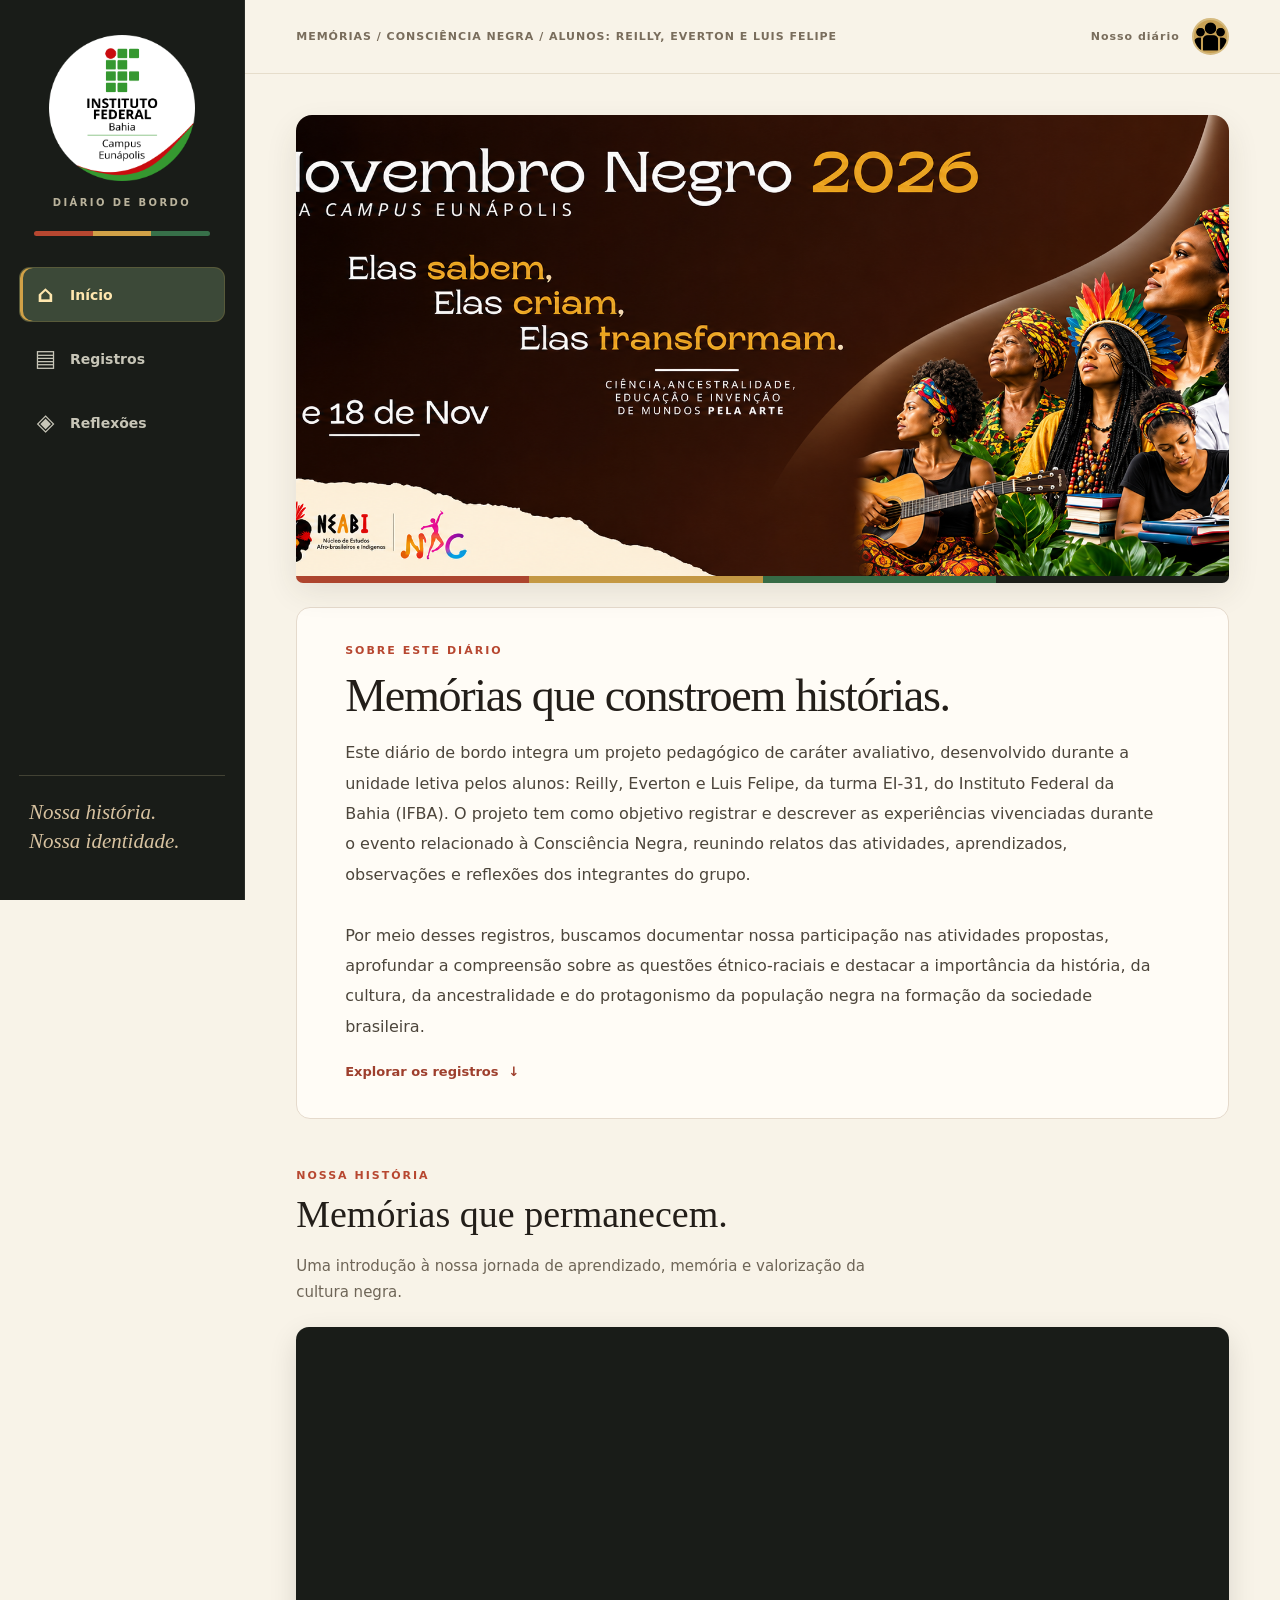
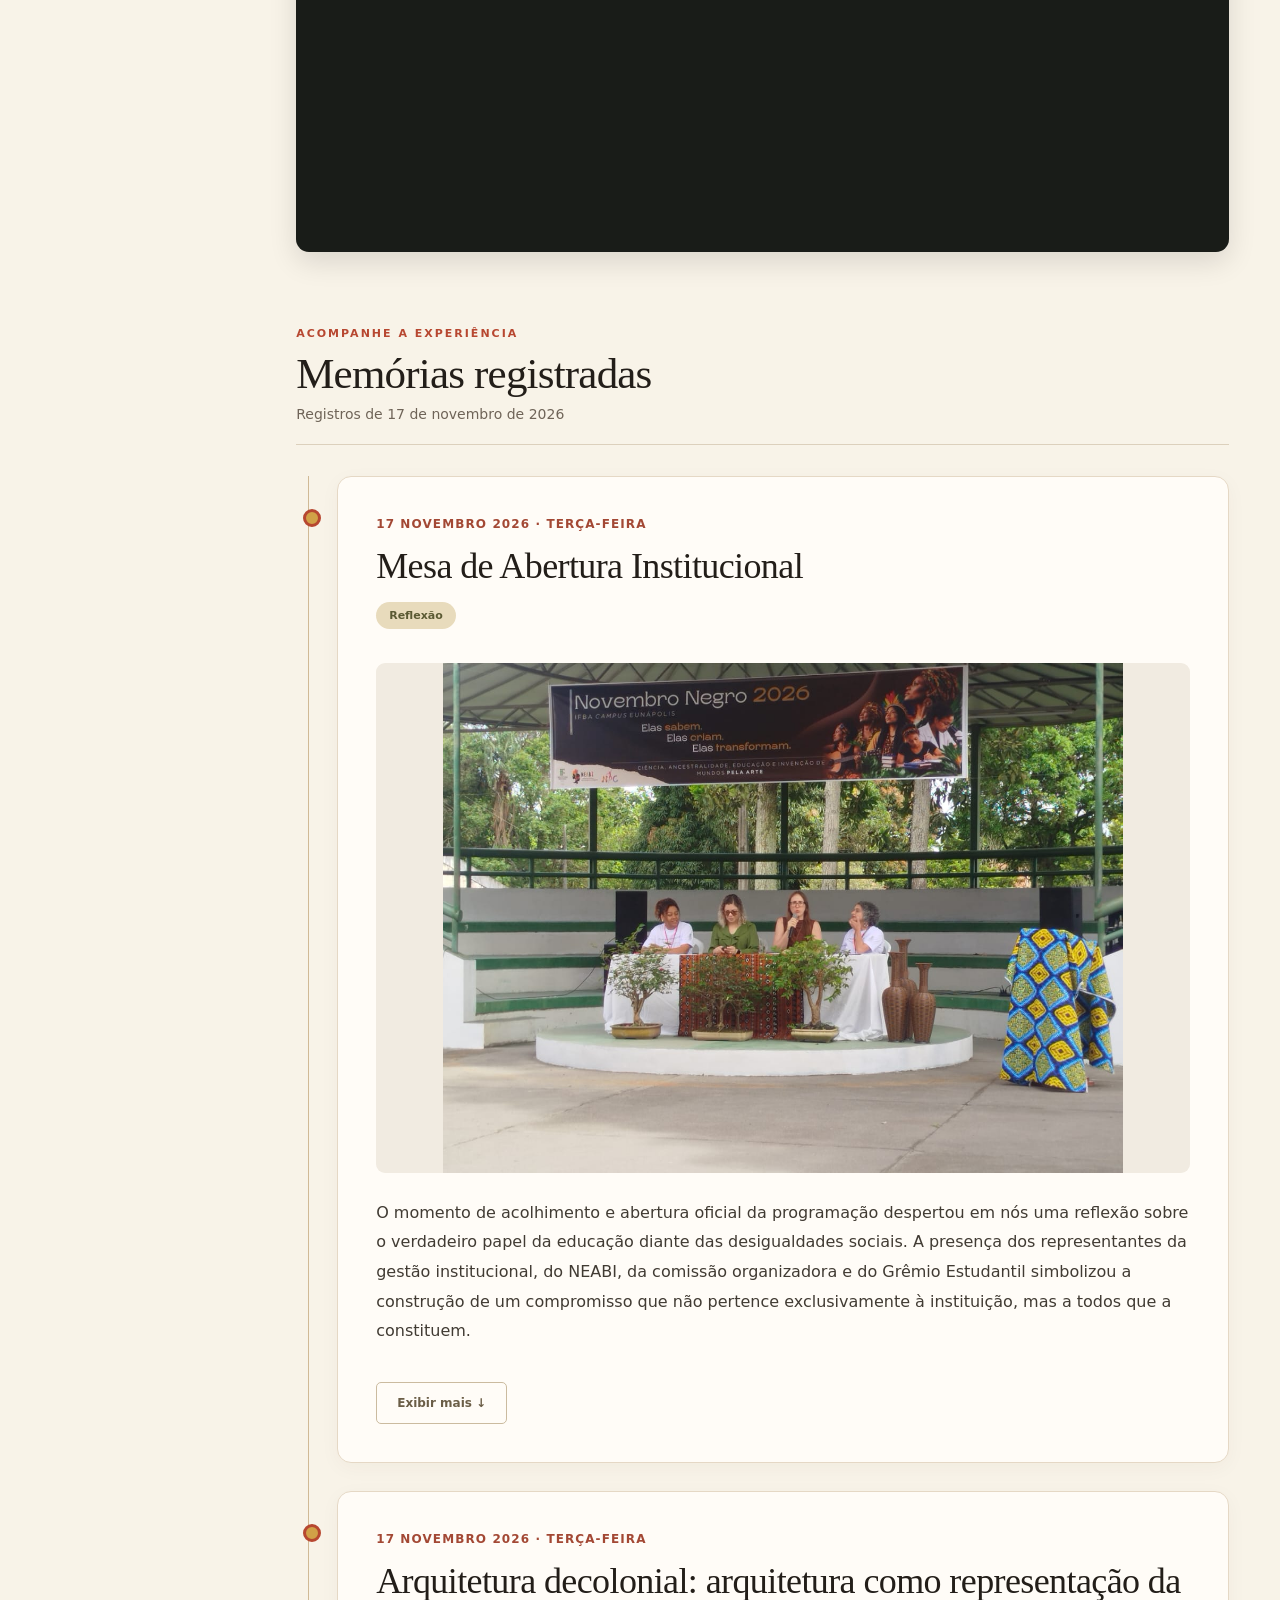
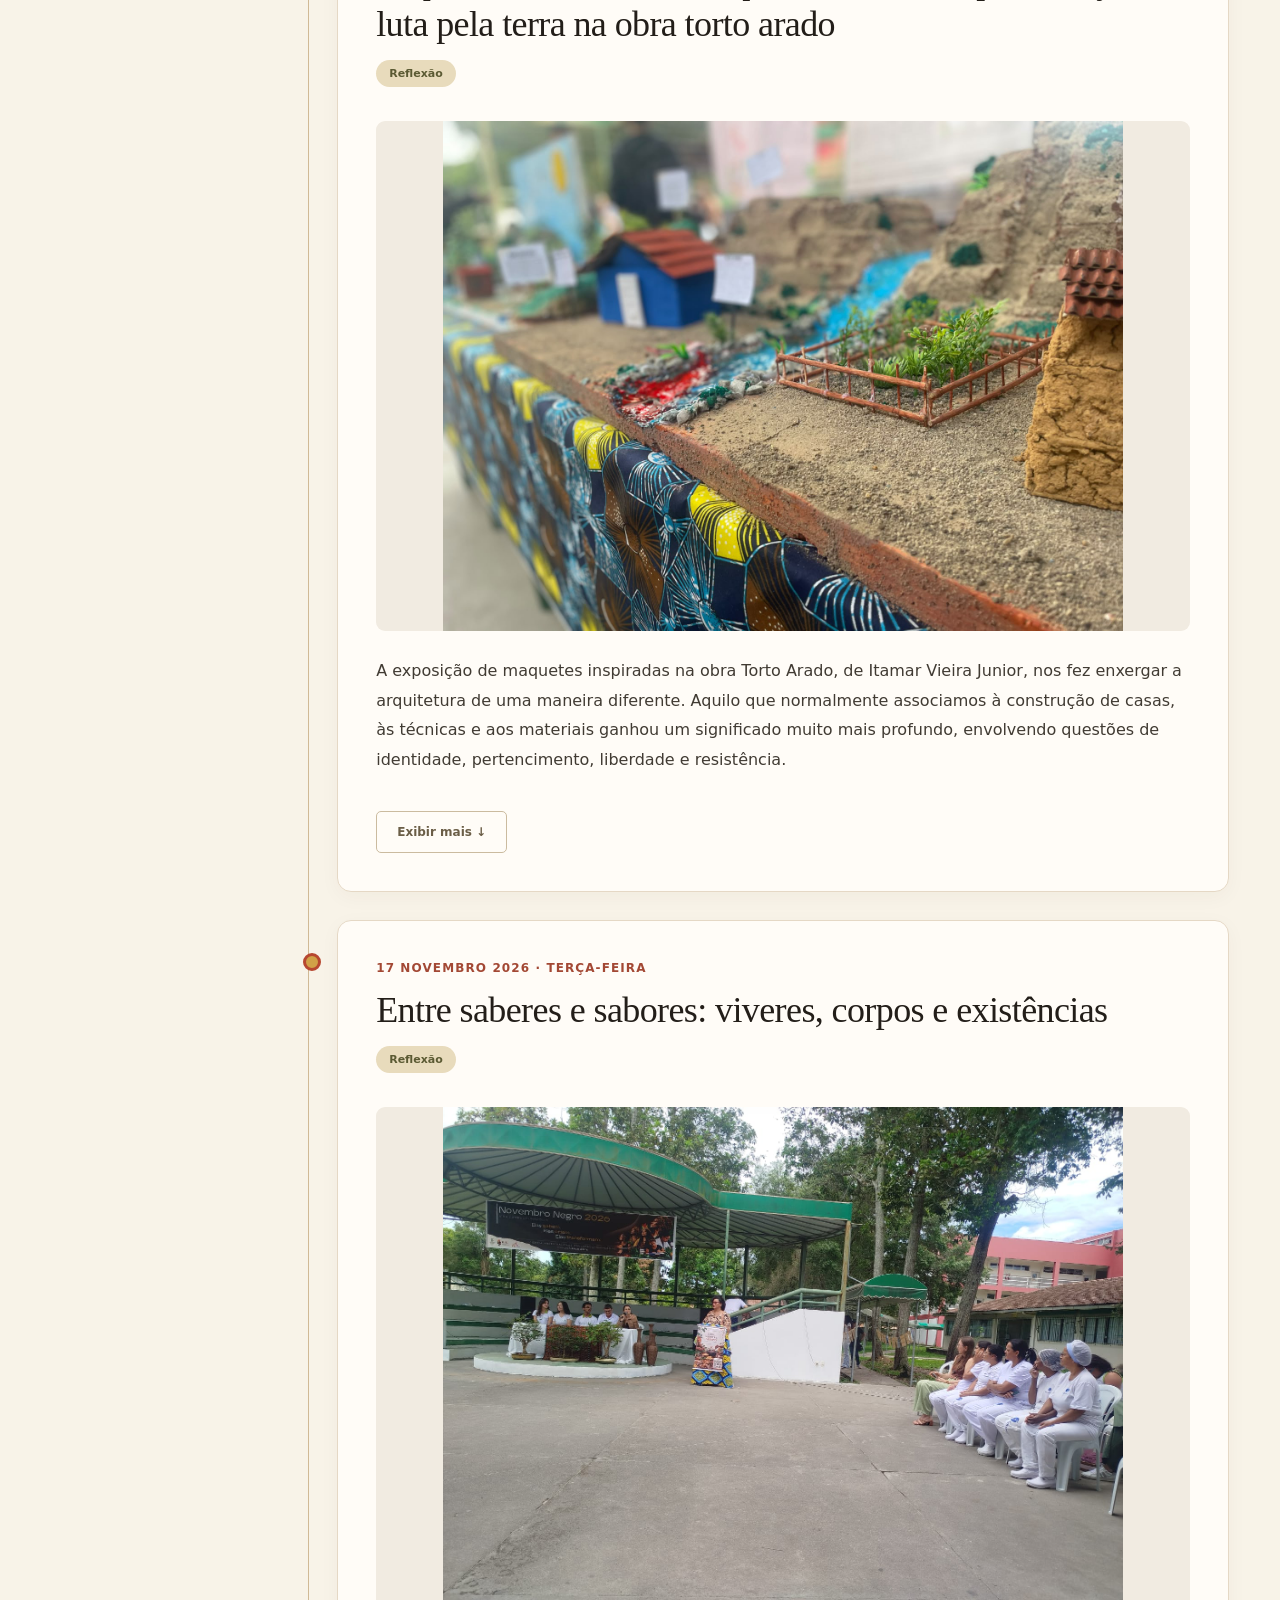
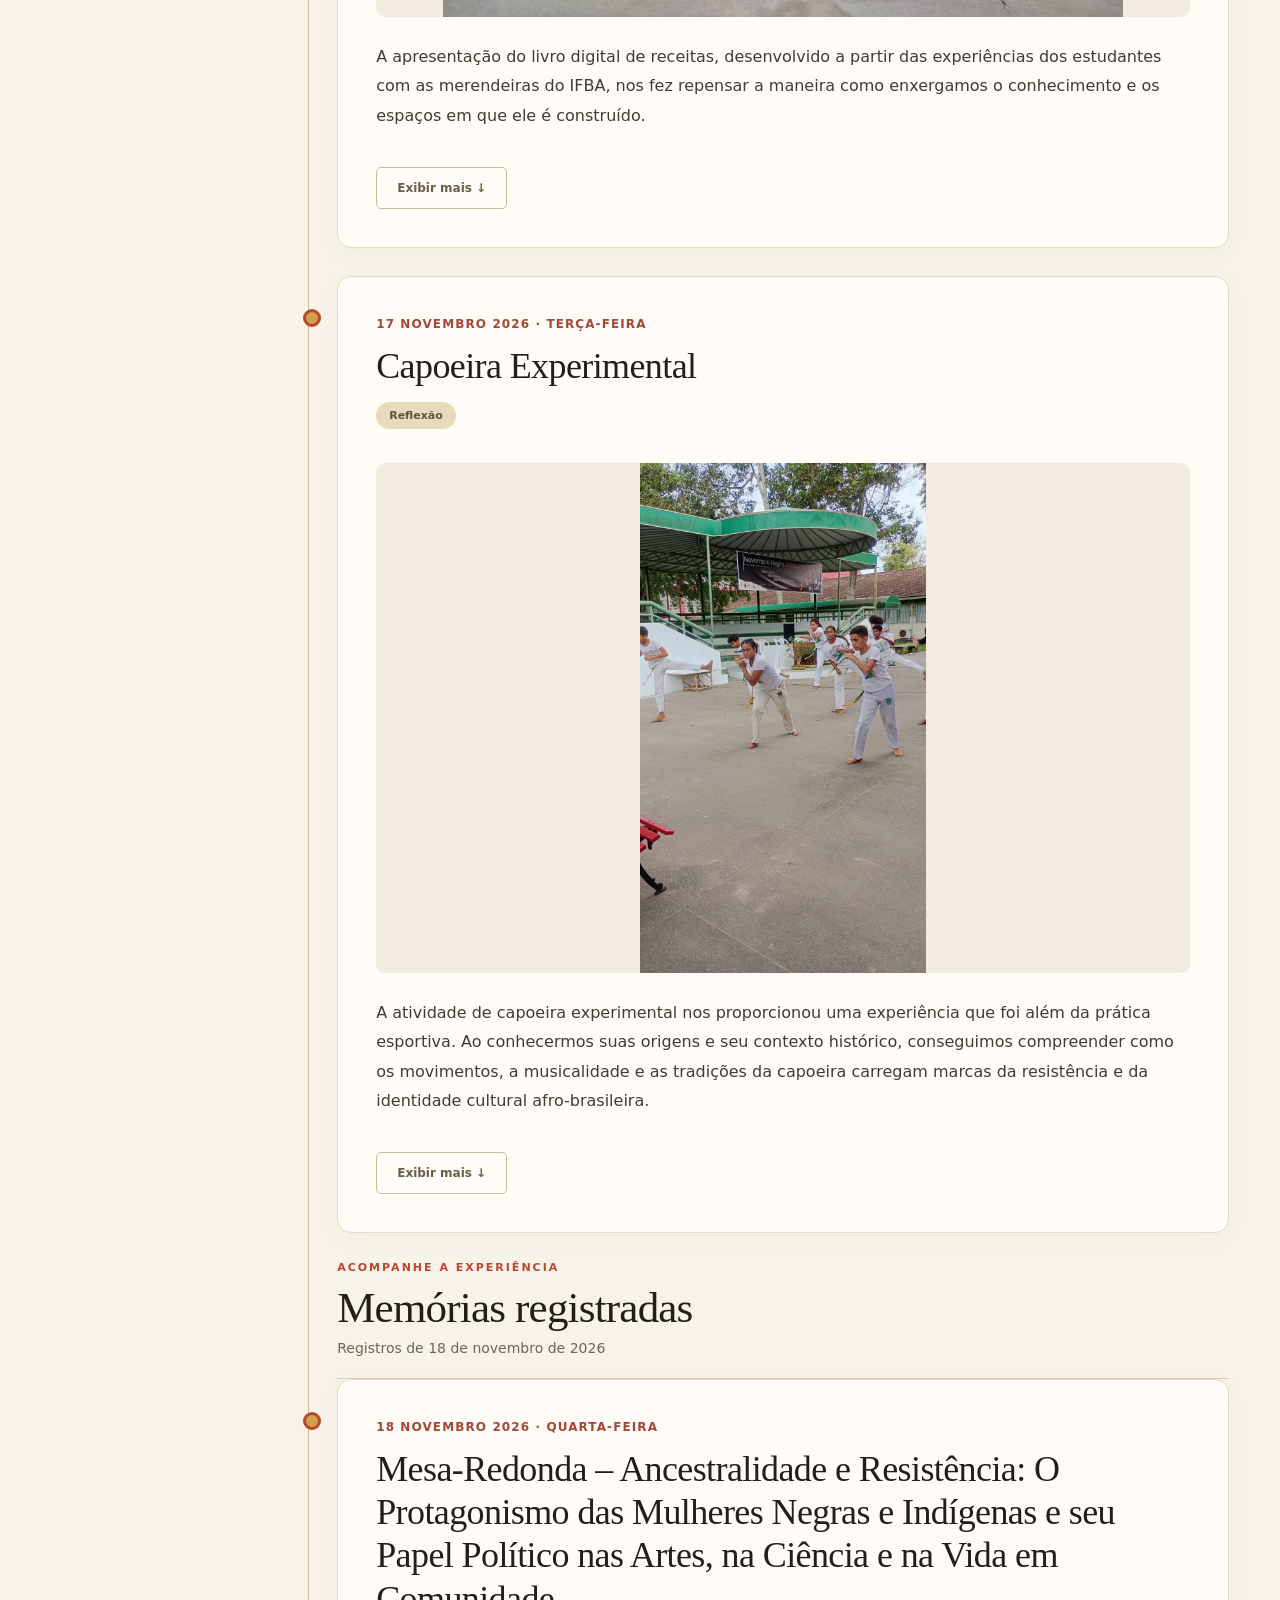
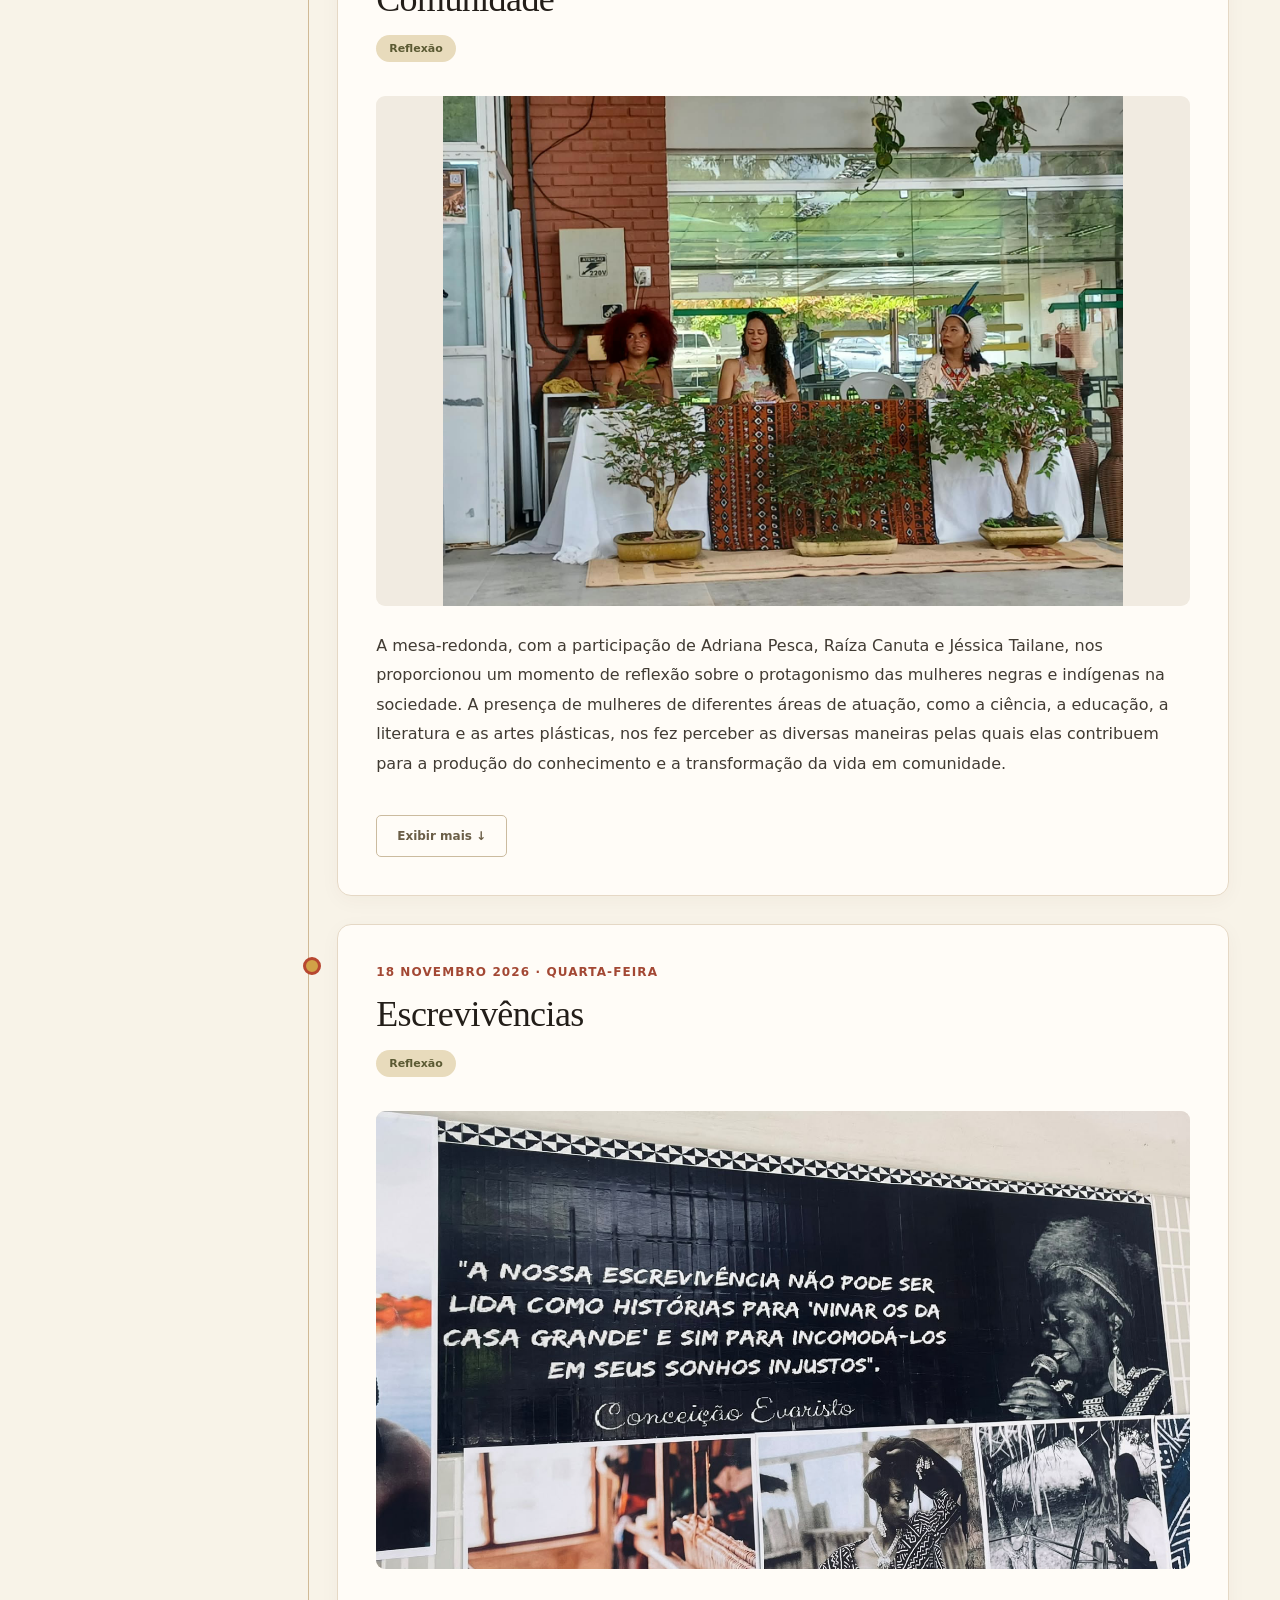
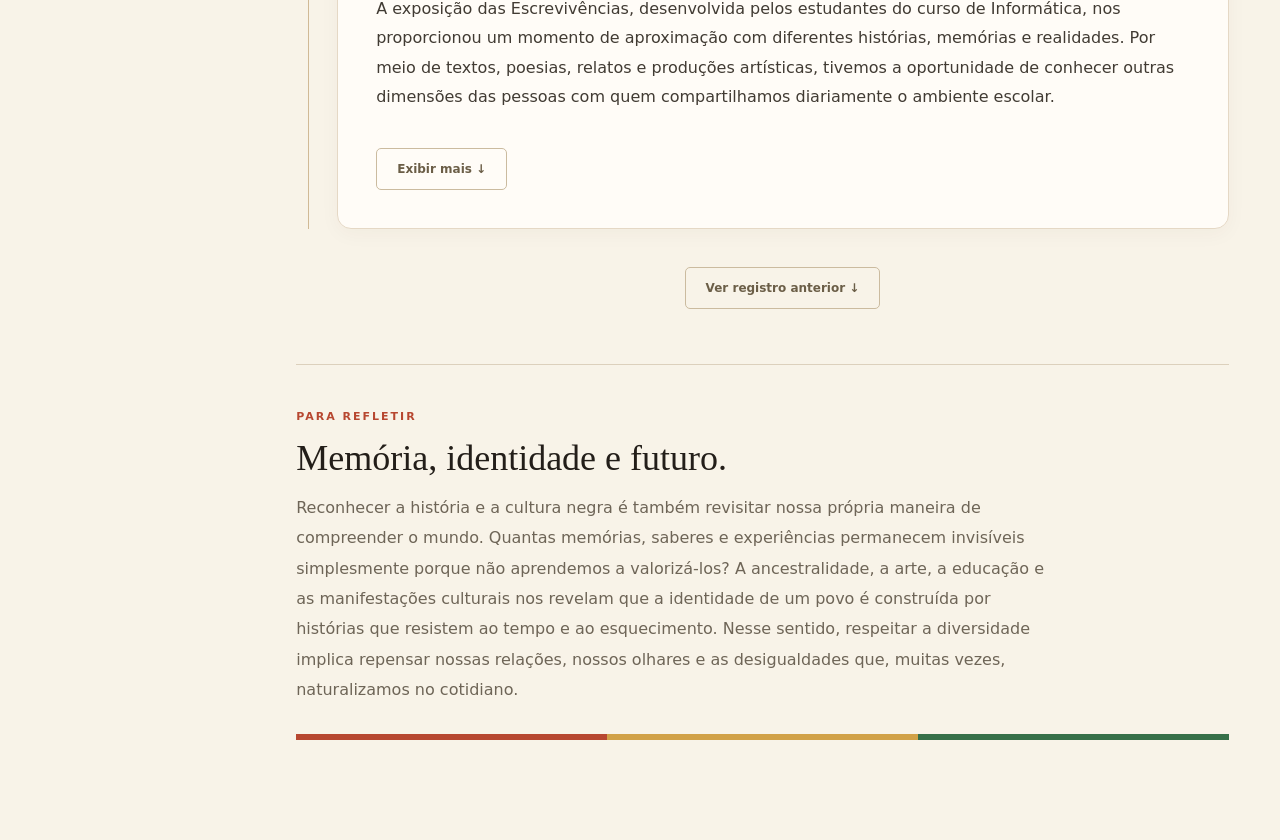
<file: index.html>
<!DOCTYPE html>
<html lang="pt-BR">
<head>
  <meta charset="UTF-8">
  <!-- Permite ao YouTube identificar a origem do site ao incorporar o vídeo. -->
  <meta name="referrer" content="strict-origin-when-cross-origin">
  <meta name="viewport" content="width=device-width, initial-scale=1.0">
  <meta name="theme-color" content="#191c18">
  <title>Raízes & Vozes | Diário de Bordo</title>
  <link rel="stylesheet" href="style.css">
  <script src="script.js" defer></script>

  <!-- Estilos exclusivos dos controles de leitura de cada reflexão. -->
  <style>
    .entry-more[hidden], .entry-toggle[hidden] { display: none !important; }
    .entry-toggle { display: inline-flex; align-items: center; gap: 8px; margin-top: 12px; }
    .entry-toggle:focus-visible { outline: 2px solid var(--gold, #D1A147); outline-offset: 3px; }
    .entry { scroll-margin-top: 100px; }


    /* =====================================================
       VÍDEO INTRODUTÓRIO DO YOUTUBE
       Vídeo publicado no YouTube: FTvCsljDFso.
       ===================================================== */
    .intro-video-section {
      margin: 50px 0 64px;
    }
    .intro-video-header {
      margin-bottom: 22px;
    }
    .intro-video-header h2 {
      margin: 10px 0 12px;
      font-family: var(--font-display, Georgia, serif);
      font-size: clamp(27px, 3.2vw, 38px);
      line-height: 1.2;
      color: var(--ink, #231E19);
    }
    .intro-video-header p:last-child {
      max-width: 620px;
      color: var(--muted, #6E6557);
      font-size: 15px;
      line-height: 1.75;
    }
    .intro-video-frame {
      width: 100%;
      aspect-ratio: 16 / 9;
      overflow: hidden;
      border-radius: 13px;
      background: #191C18;
      box-shadow: 0 10px 28px rgba(0, 0, 0, 0.12);
    }
    .intro-video-frame iframe {
      display: block;
      width: 100%;
      height: 100%;
      border: 0;
    }
    @media (max-width: 700px) {
      .intro-video-section { margin: 35px 0 48px; }
    }
  </style>
</head>
<body>
  <!-- =====================================================
       1. ESTRUTURA GERAL DO SITE
       Menu lateral + conteúdo com rolagem.
       ===================================================== -->
  <div class="layout">
    <!-- 1.1 MENU LATERAL: altere marca e itens de navegação aqui. -->
    <aside class="sidebar" aria-label="Menu lateral">
      <a class="brand" href="#inicio" aria-label="Ir para o início">
        <img src="image/ifbalogo.png" alt="Logo do IFBA" class="brand-logo">
      </a>
      <div class="brand-subtitle">DIÁRIO DE BORDO</div>
      <div class="color-stripe" aria-hidden="true">
        <span></span>
        <span></span>
        <span></span>
      </div>
      <!-- Links para as seções com IDs: inicio, registros e reflexoes. -->
      <nav class="nav" aria-label="Navegação">
        <a href="#inicio" class="nav-link active" data-nav="inicio">
          <span class="nav-icon" aria-hidden="true">⌂</span>
          <span class="nav-label">Início</span>
        </a>
        <a href="registros.html" class="nav-link" data-nav="registros">
          <span class="nav-icon" aria-hidden="true">▤</span>
          <span class="nav-label">Registros</span>
        </a>
        <a href="#reflexoes" class="nav-link" data-nav="reflexoes">
          <span class="nav-icon" aria-hidden="true">◈</span>
          <span class="nav-label">Reflexões</span>
        </a>
      </nav>
      <p class="sidebar-quote">Nossa história.<br>Nossa identidade.</p>
    </aside>

    <!-- 1.2 ÁREA PRINCIPAL: conteúdo do diário. -->
    <main class="main" id="main-scroller">
      <!-- Barra superior fixa durante o scroll -->
      <header class="topbar">
        <span>MEMÓRIAS / CONSCIÊNCIA NEGRA / ALUNOS: REILLY, EVERTON E LUIS FELIPE </span>
        <div class="account">
          <span>Nosso diário</span>
          <a class="avatar" href="sobre.html" aria-label="Conhecer o grupo">
            <img src="image/grupo.png" alt="Grupo do projeto">
          </a>
        </div>
      </header>

      <div class="content">
        <!-- =================================================
             2. CAPA / INÍCIO: título, descrição, botão e arte.
             ================================================= -->
        <section id="inicio" class="intro-section">
          <!-- BANNER: troque a imagem em style.css, seção 09 (.hero-art). -->
          <div class="hero-art" role="img" aria-label="Banner do projeto Consciência Negra"></div>
          <div class="hero-stripe" aria-hidden="true">
            <span></span>
            <span></span>
            <span></span>
            <span></span>
          </div>
          <!-- INTRODUÇÃO: texto original preservado em uma área de leitura confortável. -->
          <div class="intro-card">
            <p class="eyebrow">SOBRE ESTE DIÁRIO</p>
            <h1 class="intro-title">Memórias que constroem histórias.</h1>
            <p class="intro-description">Este diário de bordo integra um projeto pedagógico de caráter avaliativo, desenvolvido durante a unidade letiva pelos alunos: Reilly, Everton e Luis Felipe, da turma EI-31, do Instituto Federal da Bahia (IFBA).

O projeto tem como objetivo registrar e descrever as experiências vivenciadas durante o evento relacionado à Consciência Negra, reunindo relatos das atividades, aprendizados, observações e reflexões dos integrantes do grupo.

<br><br>Por meio desses registros, buscamos documentar nossa participação nas atividades propostas, aprofundar a compreensão sobre as questões étnico-raciais e destacar a importância da história, da cultura, da ancestralidade e do protagonismo da população negra na formação da sociedade brasileira.</p>
            <a class="intro-anchor" href="#registros">Explorar os registros <span aria-hidden="true">↓</span></a>
          </div>
        </section>


        <!-- =================================================
             VÍDEO INTRODUTÓRIO — YOUTUBE

             1. Publique seu vídeo no YouTube como "Não listado" ou "Público".
             Vídeo oficial do projeto: https://youtu.be/FTvCsljDFso

             autoplay=1 : tenta iniciar automaticamente
             mute=1     : inicia sem som (exigência comum do navegador)
             loop=1     : repete o vídeo
             playlist=  : necessário para repetir um único vídeo
             Os controles do YouTube permitem ativar/desativar o áudio.
             ================================================= -->
        <section id="video-introducao" class="intro-video-section" aria-labelledby="intro-video-title">
          <div class="intro-video-header">
            <p class="eyebrow">NOSSA HISTÓRIA</p>
            <h2 id="intro-video-title">Memórias que permanecem.</h2>
            <p>Uma introdução à nossa jornada de aprendizado, memória e valorização da cultura negra.</p>
          </div>

          <div class="intro-video-frame">
            <iframe
              src="https://www.youtube.com/embed/FTvCsljDFso?autoplay=1&amp;mute=1&amp;loop=1&amp;playlist=FTvCsljDFso&amp;playsinline=1&amp;controls=1"
              title="Vídeo introdutório do Diário de Bordo Raízes e Vozes"
              allow="autoplay; encrypted-media; picture-in-picture; fullscreen"
              allowfullscreen
              loading="eager"
              referrerpolicy="strict-origin-when-cross-origin"
            ></iframe>
          </div>
        </section>

        <!-- =================================================
             3. REGISTROS: cada <article> corresponde a uma anotação.
             Registros criados pelo formulário vêm do script.js.
             ================================================= -->

        <section id="registros" class="entries-section">
          <div class="section-heading">

            <div>
              <p class="eyebrow">ACOMPANHE A EXPERIÊNCIA</p>
              <h2>Memórias registradas</h2>
              <p class="section-subtitle">Registros de 17 de novembro de 2026</p>
            </div>
           
          </div>

          <div class="timeline" id="entry-list">

 <!-- ================================================= -->
            <article class="entry">
              <p class="entry-date">17 NOVEMBRO 2026 · TERÇA-FEIRA</p>
              <h3>Mesa de Abertura Institucional</h3>
              <span class="tag">Reflexão</span>
  <img class="entry-image" src="image/mesaaberta.jpeg" alt="Mesa de abertura institucional do evento" loading="lazy">

              <p class="entry-description">O momento de acolhimento e abertura oficial da programação despertou em nós uma reflexão sobre o verdadeiro papel da educação diante das desigualdades sociais. A presença dos representantes da gestão institucional, do NEABI, da comissão organizadora e do Grêmio Estudantil simbolizou a construção de um compromisso que não pertence exclusivamente à instituição, mas a todos que a constituem.</p>

              <!-- Conteúdo completo da reflexão: exibido pelo botão abaixo. -->
              <div class="entry-more" id="reflexao-1">
                <p class="entry-description">Em Pedagogia do Oprimido, Paulo Freire defende a dimensão coletiva da libertação ao afirmar que “os homens se libertam em comunhão”. 
<img class="entry-image" src="image/paulo.jfif" alt="Mesa de abertura institucional do evento" loading="lazy">

Essa afirmação permite compreender que a superação das desigualdades raciais não pode ser resultado de esforços isolados, tampouco de decisões tomadas exclusivamente pelas autoridades institucionais. Ela exige diálogo, participação e, sobretudo, o reconhecimento daqueles que historicamente tiveram suas vozes e experiências marginalizadas.

Sob a perspectiva freiriana, uma educação verdadeiramente libertadora não se limita a ensinar sobre as injustiças, mas permite que os indivíduos desenvolvam uma consciência crítica e se reconheçam como sujeitos capazes de transformar a realidade. Nesse sentido, a presença da representação estudantil na abertura assumiu um significado especial: os estudantes não devem ser apenas destinatários de uma proposta educacional, mas participantes ativos de sua construção.

Entretanto, esse momento também me despertou uma inquietação: de que maneira os compromissos anunciados naquela abertura ultrapassarão os limites do evento? Essa questão dialoga diretamente com o conceito freiriano de práxis, que une a reflexão à ação transformadora.

Saimos dessa abertura com a percepção de que o maior desafio da programação não está simplesmente em conscientizar, mas em fazer com que essa consciência encontre expressão nas pequenas atitudes do cotidiano. Uma instituição antirracista não se constrói apenas nos momentos em que se discute o racismo, mas, principalmente, naqueles em que se escolhe não reproduzi-lo.</p>
              <!-- FOTO DO REGISTRO: substitua o caminho abaixo pela imagem desejada. -->
            
              <div class="entry-footer">

              </div>
              </div>

              <!-- Controle individual de leitura. -->
              <button type="button" class="button button-outline entry-toggle"
                      aria-controls="reflexao-1" aria-expanded="true" hidden>
                Exibir menos ↑
              </button>
            </article>
 <!-- ================================================= -->

 <!-- ================================================= -->
            <article class="entry">
              <p class="entry-date">17 NOVEMBRO 2026 · TERÇA-FEIRA</p>
              <h3>Arquitetura decolonial: arquitetura como representação da luta pela terra na obra torto arado</h3>
              <span class="tag">Reflexão</span>
               <img class="entry-image" src="image/tortoarado.jfif" alt="Mesa de abertura institucional do evento" loading="lazy">
              <p class="entry-description">A exposição de maquetes inspiradas na obra Torto Arado, de Itamar Vieira Junior, nos fez enxergar a arquitetura de uma maneira diferente. Aquilo que normalmente associamos à construção de casas, às técnicas e aos materiais ganhou um significado muito mais profundo, envolvendo questões de identidade, pertencimento, liberdade e resistência.</p>

              <!-- Conteúdo completo da reflexão: exibido pelo botão abaixo. -->
              <div class="entry-more" id="reflexao-2">
                <p class="entry-description">Na obra, a proibição da construção de casas de alvenaria nos revela uma realidade contraditória: aquelas pessoas podiam trabalhar na terra, constituir suas famílias e construir suas histórias, mas não tinham a garantia de permanecer no lugar onde nasceram e cresceram. A fragilidade das casas de barro, naquele contexto, refletia também a fragilidade de seus direitos.

Um dos aspectos que mais nos chamou a atenção foi perceber como algo aparentemente simples, como construir uma casa de alvenaria, poderia representar uma importante conquista social. Cada tijolo simbolizava não apenas a construção de uma moradia, mas também a esperança de um futuro marcado pela liberdade e pelo pertencimento.

Um detalhe de Torto Arado que torna essa discussão ainda mais significativa é o costume dos moradores de Água Negra de enterrar os umbigos dos recém-nascidos na terra onde viviam, assim como nela sepultavam seus antepassados. Essa tradição nos fez perceber que a relação daquele povo com o território ultrapassava qualquer sentido econômico ou material. Era ali que suas histórias começavam, suas memórias eram construídas e suas raízes permaneciam.

Diante disso, a proibição da construção de casas permanentes se torna ainda mais contraditória. Como poderiam ser considerados estranhos a uma terra que guardava tantas gerações de suas próprias famílias? Ao observarmos as maquetes, conseguimos compreender que a luta pela construção de uma casa de alvenaria representava também a luta pelo reconhecimento de uma história que já existia muito antes de qualquer reivindicação de propriedade.

Outro ponto que nos levou à reflexão foi o protagonismo feminino das personagens Bibiana e Belonísia. Suas trajetórias evidenciam a importância das mulheres na resistência às injustiças, na preservação da memória e na conquista de direitos, fazendo-nos pensar sobre quantas lutas femininas foram fundamentais para a transformação da sociedade, mesmo sem receberem o devido reconhecimento histórico.

Ao observarmos as maquetes, percebemos que não estávamos simplesmente diante de pequenas representações de casas, mas de uma representação material de histórias, conflitos e conquistas que atravessam gerações.

Por fim, esse momento nos deixou uma reflexão: para quem nunca precisou lutar pelo direito de permanecer em sua própria terra, uma casa pode parecer apenas uma construção. Para quem teve esse direito negado, ela representa liberdade, dignidade e a possibilidade de construir o próprio futuro.</p>
              <!-- FOTO DO REGISTRO: substitua o caminho abaixo pela imagem desejada. -->

              <img class="entry-image" src="image/torto.jfif" alt="Mesa de abertura institucional do evento" loading="lazy">
              <div class="entry-footer">

              </div>
              </div>

              <!-- Controle individual de leitura. -->
              <button type="button" class="button button-outline entry-toggle"
                      aria-controls="reflexao-2" aria-expanded="true" hidden>
                Exibir menos ↑
              </button>
            </article>
 <!-- ================================================= -->      
  
  <!-- ================================================= -->
            <article class="entry">
              <p class="entry-date">17 NOVEMBRO 2026 · TERÇA-FEIRA</p>
              <h3>Entre saberes e sabores: viveres, corpos e existências</h3>
              <span class="tag">Reflexão</span>
              <img class="entry-image" src="image/sabor.jfif" alt="Mesa de abertura institucional do evento" loading="lazy">
              <p class="entry-description">A apresentação do livro digital de receitas, desenvolvido a partir das experiências dos estudantes com as merendeiras do IFBA, nos fez repensar a maneira como enxergamos o conhecimento e os espaços em que ele é construído.</p>

              <!-- Conteúdo completo da reflexão: exibido pelo botão abaixo. -->
              <div class="entry-more" id="reflexao-3">
                <p class="entry-description">O projeto, idealizado pela nutricionista Venuska Leite, mostrou que a aprendizagem pode acontecer de maneira espontânea, por meio da convivência e da troca de experiências. O simples ato de preparar uma receita possibilitou a integração de conhecimentos matemáticos, linguísticos e alimentares, aproximando a teoria da realidade cotidiana.

O que mais nos chamou a atenção, entretanto, foi a valorização das merendeiras como protagonistas desse processo. São profissionais com quem convivemos diariamente, mas cujas histórias, experiências e conhecimentos raramente temos a oportunidade de conhecer. Nesse sentido, o projeto também nos fez refletir sobre a invisibilidade de determinados trabalhadores dentro dos espaços que frequentamos.

É interessante pensar em como, muitas vezes, atribuímos maior importância ao conhecimento adquirido por meio de livros e formações acadêmicas, enquanto deixamos de reconhecer aquele construído ao longo de anos de experiência. Essa atividade nos mostrou que essas diferentes formas de conhecimento não precisam competir entre si, mas podem se complementar.

A produção do e-book também representa uma maneira de preservar memórias e reconhecer a importância da culinária na transmissão de tradições culturais. Afinal, por trás de uma receita, podem existir histórias familiares, lembranças da infância e conhecimentos compartilhados entre gerações.

Mais do que apresentar um livro de receitas, esse momento nos convidou a olhar com maior atenção para as pessoas que fazem parte da nossa rotina. Quantas vezes estivemos diante de alguém que tinha muito a nos ensinar, mas não nos permitimos aprender simplesmente por não reconhecermos naquela pessoa a figura de um educador?

</p>
              <!-- FOTO DO REGISTRO: substitua o caminho abaixo pela imagem desejada. -->
              <div class="entry-footer">
                <span>✎ Reflexão do dia: 
                  Talvez aprender também seja abandonar a ideia de que o conhecimento possui um lugar específico ou pertence exclusivamente a determinadas pessoas.
                </span>
                <span>17/11/2026</span>
              </div>
              </div>

              <!-- Controle individual de leitura. -->
              <button type="button" class="button button-outline entry-toggle"
                      aria-controls="reflexao-3" aria-expanded="true" hidden>
                Exibir menos ↑
              </button>
            </article>
 <!-- ================================================= -->

 <!-- ================================================= -->
            <article class="entry">
              <p class="entry-date">17 NOVEMBRO 2026 · TERÇA-FEIRA</p>
              <h3>Capoeira Experimental</h3>
              <span class="tag">Reflexão</span>
              <img class="entry-image" src="image/capoeira.jfif" alt="Mesa de abertura institucional do evento" loading="lazy">
              <p class="entry-description">A atividade de capoeira experimental nos proporcionou uma experiência que foi além da prática esportiva. Ao conhecermos suas origens e seu contexto histórico, conseguimos compreender como os movimentos, a musicalidade e as tradições da capoeira carregam marcas da resistência e da identidade cultural afro-brasileira.</p>

              <!-- Conteúdo completo da reflexão: exibido pelo botão abaixo. -->
              <div class="entry-more" id="reflexao-4">
                <p class="entry-description">O que nos chamou a atenção foi perceber como uma manifestação cultural que já foi perseguida e criminalizada passou a ser reconhecida como parte importante da identidade brasileira. Essa transformação nos fez refletir sobre uma contradição presente em nossa sociedade: muitas expressões da cultura negra, hoje admiradas, foram historicamente reprimidas e desvalorizadas.

A parte prática, composta por alongamentos e movimentos básicos, nos permitiu experimentar aquilo que até então conhecíamos principalmente pela teoria. Percebemos que a capoeira exige não apenas habilidade física, mas também atenção, equilíbrio, ritmo, respeito e compreensão do outro. Existe uma espécie de diálogo entre os participantes, no qual o corpo se torna uma forma de comunicação.

Outro aspecto interessante foi compreender como o próprio corpo pode ser um instrumento de preservação da memória. Nem toda história precisa estar registrada em livros para atravessar gerações. Ela também pode ser transmitida por gestos, movimentos, músicas e experiências compartilhadas.

Esse momento nos fez pensar sobre a importância de vivenciar as manifestações culturais, em vez de apenas estudá-las de maneira distante. Ao praticarmos a capoeira, nos aproximamos de uma tradição que carrega histórias de resistência, criatividade e afirmação de identidade.

Mais do que aprender alguns movimentos, tivemos a oportunidade de compreender que a cultura também se manifesta pelo corpo e que, por meio dele, um povo pode preservar e reafirmar sua história.</p>
              <!-- FOTO DO REGISTRO: substitua o caminho abaixo pela imagem desejada. -->
             <img class="entry-image" src="image/capo.jfif" alt="Mesa de abertura institucional do evento" loading="lazy">

              <div class="entry-footer">
              </div>
              </div>

              <!-- Controle individual de leitura. -->
              <button type="button" class="button button-outline entry-toggle"
                      aria-controls="reflexao-4" aria-expanded="true" hidden>
                Exibir menos ↑
              </button>
            </article>
 <!-- ================================================= -->

          <div class="section-heading">

            <div>
              <p class="eyebrow">ACOMPANHE A EXPERIÊNCIA</p>
              <h2>Memórias registradas</h2>
              <p class="section-subtitle">Registros de 18 de novembro de 2026</p>
            </div>
           
          </div>

  <!-- ================================================= -->
            <article class="entry">
              <p class="entry-date">18 NOVEMBRO 2026 · QUARTA-FEIRA</p>
              <h3>Mesa-Redonda – Ancestralidade e Resistência: O Protagonismo das Mulheres Negras e Indígenas e seu Papel Político nas Artes, na Ciência e na Vida em Comunidade</h3>
              <span class="tag">Reflexão</span>
              <img class="entry-image" src="image/indigena.jfif" alt="Mesa de abertura institucional do evento" loading="lazy">
              <p class="entry-description">A mesa-redonda, com a participação de Adriana Pesca, Raíza Canuta e Jéssica Tailane, nos proporcionou um momento de reflexão sobre o protagonismo das mulheres negras e indígenas na sociedade. A presença de mulheres de diferentes áreas de atuação, como a ciência, a educação, a literatura e as artes plásticas, nos fez perceber as diversas maneiras pelas quais elas contribuem para a produção do conhecimento e a transformação da vida em comunidade.</p>

              <!-- Conteúdo completo da reflexão: exibido pelo botão abaixo. -->
              <div class="entry-more" id="reflexao-5">
                <p class="entry-description">Um dos aspectos mais interessantes desse momento foi compreender a ancestralidade não apenas como uma ligação com o passado, mas como algo que permanece vivo nos conhecimentos, nas manifestações culturais e nas lutas do presente. É perceber que muitas das conquistas atuais são frutos de caminhos construídos por mulheres de outras gerações, cujas histórias nem sempre receberam o devido reconhecimento.

Essa discussão nos remete à obra Becos da Memória, de Conceição Evaristo, especialmente à trajetória de Maria-Nova. Em determinado momento do romance, a personagem, ao estudar a escravidão na escola, percebe a distância entre a história apresentada nos livros didáticos e as experiências das pessoas de sua comunidade. Surge, então, o desejo de narrar essas histórias, preservando memórias que poderiam ser esquecidas ou silenciadas.

Ao relacionarmos essa passagem com a proposta da mesa-redonda, conseguimos perceber que a presença de mulheres negras e indígenas nas artes, na literatura e na ciência representa muito mais do que uma conquista de espaço. Representa também a possibilidade de produzir conhecimentos a partir de suas próprias experiências e de assumir a autoria de suas histórias.

Isso nos fez pensar sobre quantas contribuições científicas, manifestações artísticas e experiências humanas desconhecemos simplesmente porque determinadas vozes não receberam a mesma atenção ao longo da história. Afinal, existe uma diferença profunda entre ter sua história contada por outras pessoas e possuir a liberdade de contá-la com a própria voz.

Entretanto, também consideramos importante não romantizar a resistência dessas mulheres. Ao mesmo tempo que admiramos sua força e determinação, precisamos questionar as circunstâncias que constantemente exigem delas tamanha resistência. Reconhecer suas conquistas não significa naturalizar as dificuldades que precisaram enfrentar.

Outro aprendizado desse momento foi perceber que a atuação política não se limita aos espaços governamentais. Ela também pode acontecer na produção de uma obra artística, no desenvolvimento de uma pesquisa, na transmissão de conhecimentos ancestrais e na preservação das tradições de uma comunidade.

Ao final, essa experiência nos deixou uma reflexão: precisamos aprender a enxergar essas mulheres para além das injustiças que enfrentaram. Suas existências não se resumem à luta, mas também são constituídas por sonhos, inteligência, criatividade, afetos e realizações.

Valorizar o protagonismo dessas mulheres é reconhecê-las não apenas como personagens de uma história de resistência, mas como autoras de seus próprios caminhos e produtoras do conhecimento que transforma nossa sociedade.</p>
              <!-- FOTO DO REGISTRO: substitua o caminho abaixo pela imagem desejada. -->
              <div class="entry-footer">
            
              </div>
              </div>

              <!-- Controle individual de leitura. -->
              <button type="button" class="button button-outline entry-toggle"
                      aria-controls="reflexao-5" aria-expanded="true" hidden>
                Exibir menos ↑
              </button>
            </article>
 <!-- ================================================= -->

  <!-- ================================================= -->
            <article class="entry">
              <p class="entry-date">18 NOVEMBRO 2026 · QUARTA-FEIRA</p>
              <h3>Escrevivências</h3>
              <span class="tag">Reflexão</span>
              <img class="entry-image" src="image/escrevivencia.jfif" alt="Mesa de abertura institucional do evento" loading="lazy">
              <p class="entry-description">A exposição das Escrevivências, desenvolvida pelos estudantes do curso de Informática, nos proporcionou um momento de aproximação com diferentes histórias, memórias e realidades. Por meio de textos, poesias, relatos e produções artísticas, tivemos a oportunidade de conhecer outras dimensões das pessoas com quem compartilhamos diariamente o ambiente escolar.</p>

              <!-- Conteúdo completo da reflexão: exibido pelo botão abaixo. -->
              <div class="entry-more" id="reflexao-6">
                <p class="entry-description">Essa atividade está diretamente relacionada ao conceito de escrevivência, desenvolvido pela escritora Conceição Evaristo, que compreende a escrita a partir das experiências vividas, especialmente aquelas marcadas pela identidade, pela ancestralidade e pela memória coletiva. Nessa perspectiva, escrever não significa apenas organizar palavras, mas também expressar aquilo que nos constitui enquanto indivíduos e enquanto parte de uma sociedade.

O que torna essa exposição interessante é justamente a possibilidade de encontrar significado em acontecimentos aparentemente comuns. Uma lembrança da infância, uma tradição familiar, uma experiência religiosa ou até mesmo uma situação cotidiana pode carregar reflexões profundas sobre nossa identidade e nossa maneira de compreender o mundo.

Também nos fez pensar sobre como convivemos com tantas pessoas sem necessariamente conhecermos suas histórias. Compartilhamos salas de aula, corredores e momentos de descontração, mas pouco sabemos sobre as experiências que moldaram a personalidade, os sentimentos e as perspectivas daqueles que estão ao nosso lado. A escrita, nesse contexto, tornou-se uma oportunidade de aproximação humana.

Outro aspecto importante foi perceber a relação entre a liberdade de expressão e a construção da identidade. Quando pessoas historicamente silenciadas encontram espaços para compartilhar suas experiências, elas passam a participar mais diretamente da construção da memória coletiva, revelando perspectivas que poderiam permanecer desconhecidas.

É interessante, ainda, que essa atividade tenha sido desenvolvida por estudantes de um curso predominantemente tecnológico. Isso nos fez refletir sobre a importância de uma formação que não se restrinja aos conhecimentos técnicos, mas que também desenvolva nossa sensibilidade, criatividade e capacidade de compreender diferentes realidades. Antes de sermos futuros profissionais, somos indivíduos constituídos por histórias, sentimentos e relações humanas.

Por fim, a exposição nos convidou a reconhecer o valor da nossa própria trajetória. Muitas vezes, acreditamos que precisamos viver acontecimentos extraordinários para termos algo relevante a contar, quando, na verdade, são as pequenas experiências do cotidiano que ajudam a construir aquilo que somos.

Talvez a beleza da escrevivência esteja justamente nisso: transformar aquilo que consideramos comum em algo digno de ser lembrado, compartilhado e compreendido. Afinal, nenhuma história é pequena quando carregamos nela parte da nossa existência.</p>
              <!-- FOTO DO REGISTRO: substitua o caminho abaixo pela imagem desejada. -->
              <div class="entry-footer">
  
              </div>
              </div>

              <!-- Controle individual de leitura. -->
              <button type="button" class="button button-outline entry-toggle"
                      aria-controls="reflexao-6" aria-expanded="true" hidden>
                Exibir menos ↑
              </button>
            </article>
 <!-- ================================================= -->

          </div>
          <div class="entries-actions">
            <button type="button" id="load-more" class="button button-outline">Ver registro anterior ↓</button>
          </div>
        </section>

        <!-- =================================================
             4. REFLEXÕES: texto de encerramento.
             ================================================= -->
        <section id="reflexoes" class="reflection-section">
          <p class="eyebrow">PARA REFLETIR</p>
          <h2>Memória, identidade e futuro.</h2>
          <p class="lead">Reconhecer a história e a cultura negra é também revisitar nossa própria maneira de compreender o mundo. Quantas memórias, saberes e experiências permanecem invisíveis simplesmente porque não aprendemos a valorizá-los? A ancestralidade, a arte, a educação e as manifestações culturais nos revelam que a identidade de um povo é construída por histórias que resistem ao tempo e ao esquecimento. Nesse sentido, respeitar a diversidade implica repensar nossas relações, nossos olhares e as desigualdades que, muitas vezes, naturalizamos no cotidiano.</p>
          <div class="reflection-stripe" aria-hidden="true">
            <span></span>
            <span></span>
            <span></span>
          </div>
        </section>
      </div>
    </main>
  </div>

  <!-- =====================================================
       5. FORMULÁRIO MODAL: campos do botão "Novo registro".
       O comportamento é controlado no script.js.
       ===================================================== -->
  <div class="modal-backdrop" id="modal-backdrop" hidden>
    <form class="modal" id="entry-form">
      <p class="eyebrow">REGISTRAR MEMÓRIA</p>
      <h2>Novo registro</h2>
      <label for="entry-title">Título</label>
      <input id="entry-title" name="title" required maxlength="120" placeholder="O que aconteceu?">
      <label for="entry-date">Data</label>
      <input id="entry-date" name="date" type="date" required value="2026-11-20">
      <label for="entry-category">Categoria</label>
      <select id="entry-category" name="category">
        <option>Reflexão</option>
        <option>Cultura afro-brasileira</option>
        <option>História</option>
        <option>Atividade</option>
      </select>
      <label for="entry-description">Suas anotações</label>
      <textarea id="entry-description" name="description" rows="5" required placeholder="Registre sua experiência..."></textarea>
      <div class="form-actions">
        <button class="button button-outline" type="button" id="cancel-entry">Cancelar</button>
        <button class="button button-primary" type="submit">Salvar registro</button>
      </div>
    </form>
  </div>

  <!-- Controle independente das seis reflexões; não altera o script.js original. -->
  <script>
    document.querySelectorAll('.entry-toggle').forEach((botao) => {
      const conteudo = document.getElementById(botao.getAttribute('aria-controls'));
      if (!conteudo) return;

      // Começa recolhido, mantendo o primeiro parágrafo e a foto de capa.
      function atualizar(aberto) {
        conteudo.hidden = !aberto;
        botao.setAttribute('aria-expanded', String(aberto));
        botao.textContent = aberto ? 'Exibir menos ↑' : 'Exibir mais ↓';
      }

      atualizar(false);
      botao.hidden = false;

      botao.addEventListener('click', () => {
        const aberto = botao.getAttribute('aria-expanded') === 'true';
        atualizar(!aberto);
        // Ao recolher um texto longo, retorna ao início do próprio evento.
        if (aberto) botao.closest('.entry').scrollIntoView({ block: 'start' });
      });
    });
  </script>

</body>
</html>
</file>
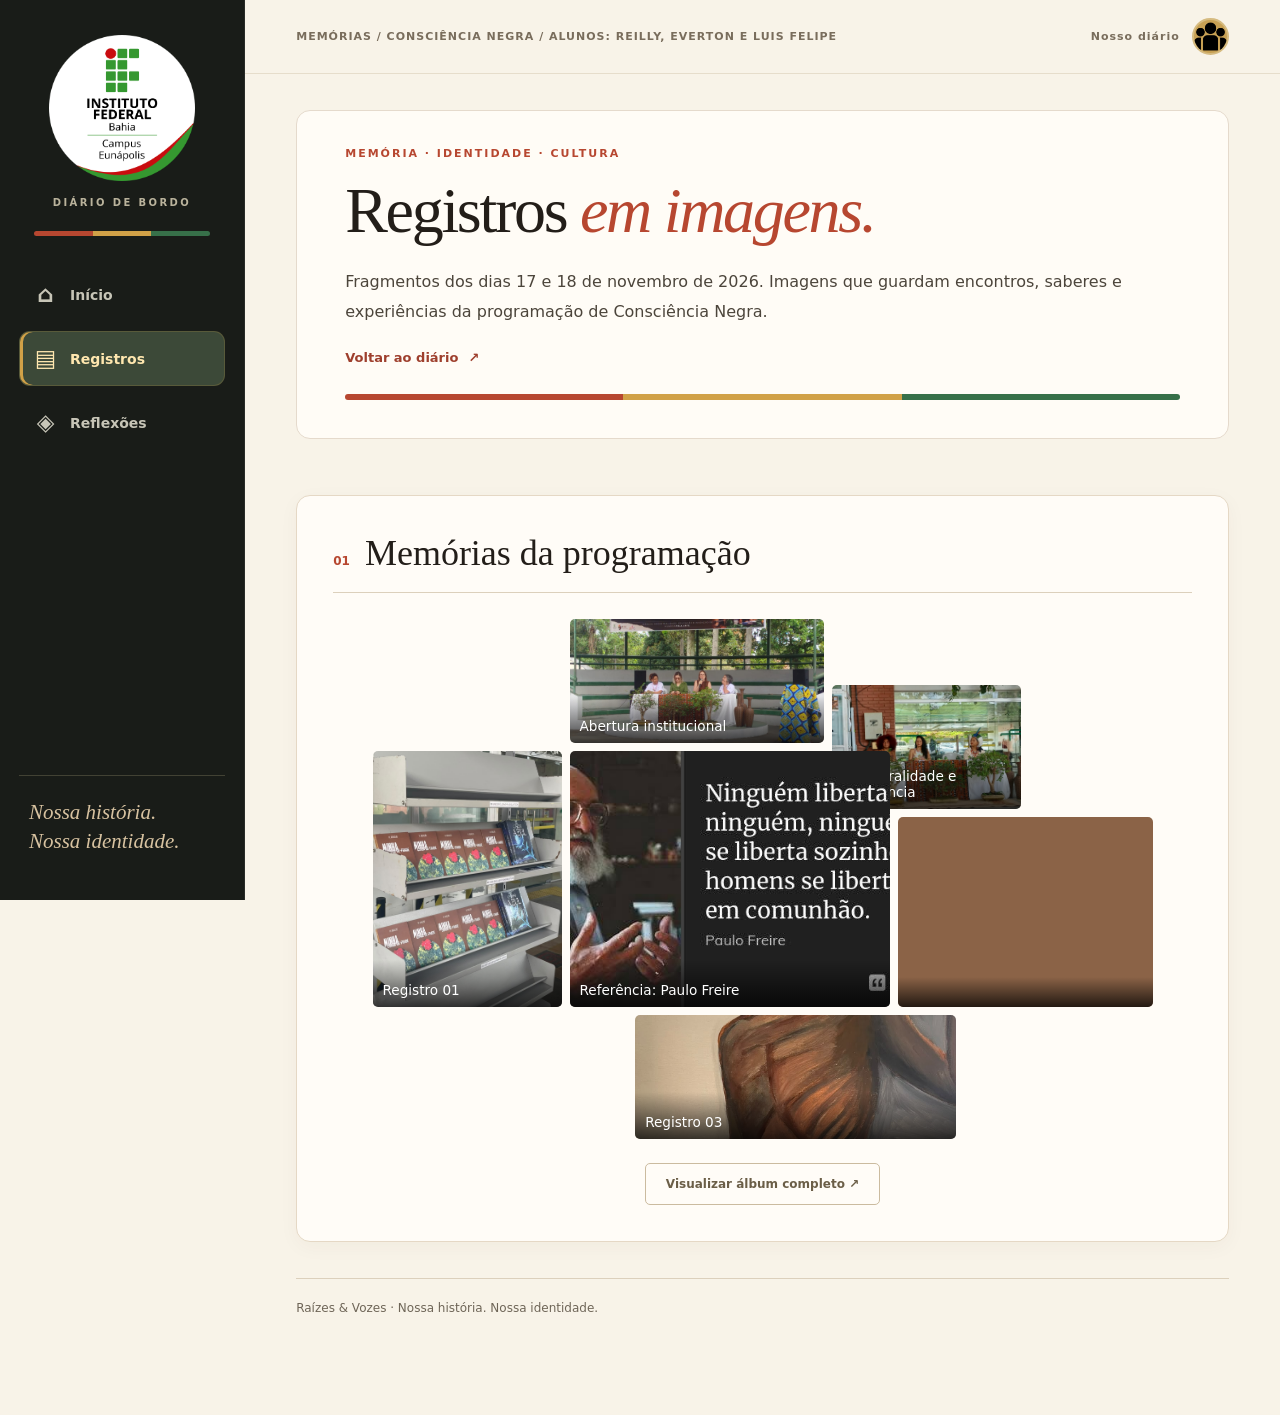
<file: registros.html>
<!DOCTYPE html>
<html lang="pt-BR">
  <head>
    <meta charset="utf-8"/>
    <meta content="width=device-width, initial-scale=1.0" name="viewport"/>
    <meta content="#191c18" name="theme-color"/>
    <title>
      Raízes &amp; Vozes | Registros
    </title>
    <!-- CSS original compartilhado + estilos exclusivos da galeria. -->
    <link href="style.css" rel="stylesheet"/>
    <link href="galeria.css" rel="stylesheet"/>
    <script defer="" src="galeria.js">
    </script>
  </head>
  <body>
    <div class="layout">
      <!-- 01. Menu lateral idêntico ao diário. -->
      <aside aria-label="Menu lateral" class="sidebar">
        <a aria-label="Ir para o início" class="brand" href="index.html#inicio">
          <img alt="Logo do IFBA" class="brand-logo" src="image/ifbalogo.png"/>
        </a>
        <div class="brand-subtitle">
          DIÁRIO DE BORDO
        </div>
        <div aria-hidden="true" class="color-stripe">
          <span>
          </span>
          <span>
          </span>
          <span>
          </span>
        </div>
        <!-- Links para a página inicial e a galeria. -->
        <nav aria-label="Navegação" class="nav">
          <a class="nav-link" data-nav="inicio" href="index.html#inicio">
            <span aria-hidden="true" class="nav-icon">⌂</span>
            <span class="nav-label">Início</span>
          </a>
          <a aria-current="page" class="nav-link active" data-nav="registros" href="registros.html">
            <span aria-hidden="true" class="nav-icon">▤</span>
            <span class="nav-label">Registros</span>
          </a>
          <a class="nav-link" data-nav="reflexoes" href="index.html#reflexoes">
            <span aria-hidden="true" class="nav-icon">◈</span>
            <span class="nav-label">Reflexões</span>
          </a>
        </nav>
        <p class="sidebar-quote">
          Nossa história.
          <br/>
          Nossa identidade.
        </p>
      </aside>
      <main class="main" id="registros">
        <header class="topbar">
          <span>MEMÓRIAS / CONSCIÊNCIA NEGRA / ALUNOS: REILLY, EVERTON E LUIS FELIPE</span>
          <div class="account">
            <span>Nosso diário</span>
            <a aria-label="Conhecer o grupo" class="avatar" href="sobre.html">
              <img alt="Grupo do projeto" src="image/grupo.png"/>
            </a>
          </div>
        </header>
        <div class="content gallery-content">
          <!-- 02. Apresentação da galeria. -->
          <section class="intro-card gallery-intro">
            <p class="eyebrow">MEMÓRIA · IDENTIDADE · CULTURA</p>
            <h1>
              Registros
              <em>em imagens.</em>
            </h1>
            <p class="intro-description">Fragmentos dos dias 17 e 18 de novembro de 2026. Imagens que guardam encontros, saberes e experiências da programação de Consciência Negra.</p>
            <a class="intro-anchor" href="index.html#registros">
              Voltar ao diário
              <span aria-hidden="true">↗</span>
            </a>
            <div aria-hidden="true" class="reflection-stripe">
              <span>
              </span>
              <span>
              </span>
              <span>
              </span>
            </div>
          </section>

          <!-- 03. ÁLBUM ÚNICO
               As seis primeiras fotos formam a capa em mosaico.
               As demais ficam ocultas na capa, mas aparecem no visualizador.
               Edite src, alt e figcaption para trocar uma imagem.
               Confira as extensões dos arquivos 1 a 8 (assumidas como .jpg). -->
          <!-- ==================== ÁLBUM COMPLETO ==================== -->
          <section aria-labelledby="album-01" class="album">
            <header class="album-topo">
              <span class="numero">01</span>
              <div>
                <h2 id="album-01">Memórias da programação</h2>
              </div>
            </header>
            <div class="mosaico mosaico-a">
              <figure class="foto p1">
                <!-- FOTO 01 — Altere src para trocar a imagem e figcaption para editar a legenda. -->
                <img alt="Abertura institucional" loading="lazy" src="image/mesaaberta.jpeg"/>
                <figcaption>Abertura institucional</figcaption>
              </figure>

              <figure class="foto p2">
                <!-- FOTO 02 — Altere src para trocar a imagem e figcaption para editar a legenda. -->
                <img alt="Ancestralidade e resistência" loading="lazy" src="image/indigena.jfif"/>
                <figcaption>Ancestralidade e resistência</figcaption>
              </figure>

              <figure class="foto p3">
                <!-- FOTO 03 — Altere src para trocar a imagem e figcaption para editar a legenda. -->
                <img alt="Referência: Paulo Freire" loading="lazy" src="image/paulo.jfif"/>
                <figcaption>Referência: Paulo Freire</figcaption>
              </figure>

              <figure class="foto p4">
                <!-- FOTO 04 — Altere src para trocar a imagem e figcaption para editar a legenda. -->
                <img alt="Registro 01" loading="lazy" src="image/1.jfif"/>
                <figcaption>Registro 01</figcaption>
              </figure>

              <figure class="foto p5">
                <!-- FOTO 05 — Altere src para trocar a imagem e figcaption para editar a legenda. -->
                
                <figcaption></figcaption>
              </figure>

              <figure class="foto p6">
                <!-- FOTO 06 — Altere src para trocar a imagem e figcaption para editar a legenda. -->
                <img alt="Registro 03" loading="lazy" src="image/3.jfif"/>
                <figcaption>Registro 03</figcaption>
              </figure>


              <!-- FOTOS EXTRAS: invisíveis na capa, disponíveis no álbum.
                   Para adicionar mais fotos, copie um figure dentro deste bloco.
                   O galeria.js encontra todas as figuras automaticamente. -->
              <div hidden style="display: none;">

                <!-- FOTO 07 -->
                <figure class="foto">
                  <img src="image/4.jfif" alt="Registro 04" loading="lazy">
                  <figcaption>Registro 04</figcaption>
                </figure>

                <!-- FOTO 08 -->
                <figure class="foto">
                  <img src="image/5.jfif" alt="Registro 05" loading="lazy">
                  <figcaption>Registro 05</figcaption>
                </figure>

                <!-- FOTO 09 -->
                <figure class="foto">
                  <img src="image/6.jfif" alt="Registro 06" loading="lazy">
                  <figcaption>Registro 06</figcaption>
                </figure>

                <!-- FOTO 10 -->
                <figure class="foto">
                  <img src="image/7.jfif" alt="Registro 07" loading="lazy">
                  <figcaption>Registro 07</figcaption>
                </figure>

                <!-- FOTO 11 -->
                <figure class="foto">
                  <img src="image/8.jfif" alt="Registro 08" loading="lazy">
                  <figcaption>Registro 08</figcaption>
                </figure>

                <!-- FOTO 12 -->
                <figure class="foto">
                  <img src="image/tortoarado.jfif" alt="Torto Arado" loading="lazy">
                  <figcaption>Torto Arado</figcaption>
                </figure>

                <!-- FOTO 13 -->
                <figure class="foto">
                  <img src="image/torto.jfif" alt="Arquitetura e resistência" loading="lazy">
                  <figcaption>Arquitetura e resistência</figcaption>
                </figure>

                <!-- FOTO 14 -->
                <figure class="foto">
                  <img src="image/sabor.jfif" alt="Saberes e sabores" loading="lazy">
                  <figcaption>Saberes e sabores</figcaption>
                </figure>

                <!-- FOTO 15 -->
                <figure class="foto">
                  <img src="image/capoeira.jfif" alt="Capoeira experimental" loading="lazy">
                  <figcaption>Capoeira experimental</figcaption>
                </figure>

                <!-- FOTO 16 -->
                <figure class="foto">
                  <img src="image/capo.jfif" alt="Registro de capoeira" loading="lazy">
                  <figcaption>Registro de capoeira</figcaption>
                </figure>

                <!-- FOTO 17 -->
                <figure class="foto">
                  <img src="image/escrevivencia.jfif" alt="Escrevivências" loading="lazy">
                  <figcaption>Escrevivências</figcaption>
                </figure>

                <!-- FOTO 18 -->
                <figure class="foto">
                  <img src="image/grupo.png" alt="Grupo do projeto" loading="lazy">
                  <figcaption>Grupo do projeto</figcaption>
                </figure>

                <!-- FOTO 19 -->
                <figure class="foto">
                  <img src="image/BannerPTG.png" alt="Banner da programação" loading="lazy">
                  <figcaption>Banner da programação</figcaption>
                </figure>

                <!-- FOTO 20 -->
                <figure class="foto">
                  <img src="image/ifbalogo.png" alt="Logo do IFBA" loading="lazy">
                  <figcaption>Logo do IFBA</figcaption>
                </figure>

              </div>
            </div>
            <button class="button button-outline abrir-album" type="button">
              Visualizar álbum completo
              <span aria-hidden="true">↗</span>
            </button>
          </section>

          <footer class="gallery-footer">Raízes &amp; Vozes · Nossa história. Nossa identidade.</footer>
        </div>
      </main>
    </div>

    <!-- 04. VISUALIZADOR: preenchido automaticamente com as fotos do mosaico. -->
    <dialog aria-labelledby="album-titulo" class="visualizador" id="visualizador">
      <div class="visor-topo">
        <div>
          <p class="eyebrow">REGISTROS EM IMAGENS</p>
          <h2 id="album-titulo">
          </h2>
        </div>
        <button aria-label="Fechar galeria" class="fechar" type="button">×</button>
      </div>
      <p class="visor-dica">Deslize para os lados ou use as setas. Clique em uma foto para ampliar.</p>
      <div class="trilho-wrap">
        <button aria-label="Fotos anteriores" class="seta anterior" type="button">‹</button>
        <div aria-label="Fotografias do álbum" class="trilho" tabindex="0">
        </div>
        <button aria-label="Próximas fotos" class="seta seguinte" type="button">›</button>
      </div>
    </dialog>

    <dialog aria-labelledby="legenda-ampliada" class="foto-ampliada" id="foto-ampliada">
      <button aria-label="Voltar ao álbum" class="fechar" type="button">×</button>
      <img alt=""/>
      <p id="legenda-ampliada">
      </p>
    </dialog>

  </body>
</html>
</file>
<file: style.css>
/* ===============================================================
   RAÍZES & VOZES — STYLE.CSS

   ÍNDICE:
   01. Cores e fontes (variáveis)
   02. Estilos gerais
   03–06. Layout, sidebar e cabeçalho
   07–09. Textos, botões e capa
   10–11. Diário e reflexões
   12. Formulário
   13–14. Responsividade e acessibilidade

   DICA: Para mudar as cores do site inteiro, edite apenas :root.
   =============================================================== */

/* 01. PALETA DE CORES E FONTES */
:root {
  --background: #F8F3E8;
  --ink: #231E19;
  --muted: #6E6557;
  --sidebar: #191C18;
  --red: #B74730;
  --gold: #D1A147;
  --green: #377049;
  --line: #DCD0BC;
  --font-display: Georgia, 'Times New Roman', serif;
  --font-ui: Inter, system-ui, -apple-system, BlinkMacSystemFont, 'Segoe UI', sans-serif;
}

/* 02. RESET E ESTILOS GLOBAIS */
* {
  box-sizing: border-box;
}
html {
  scroll-behavior: smooth;
}
body {
  margin: 0;
  background: var(--background);
  color: var(--ink);
  font-family: var(--font-ui);
}
button, input, textarea, select {
  font: inherit;
}
button {
  cursor: pointer;
}
a {
  color: inherit;
  text-decoration: none;
}

/* 03. LAYOUT: MENU FIXO + CONTEÚDO */
.layout {
  min-height: 100vh;
  display: grid;
  grid-template-columns: 225px minmax(0, 1fr);
}
.sidebar {
  background: var(--sidebar);
  color: #F8EEDB;
  padding: 34px 18px;
  display: flex;
  flex-direction: column;
  min-height: 100vh;
  position: sticky;
  top: 0;
  height: 100vh;
}

/* 04. MARCA E FAIXAS COLORIDAS */
.brand {
  display: block;
  font: 36px/1.02 var(--font-display);
  letter-spacing: -1px;
  padding: 0 10px;
}
.brand em {
  color: #E0AA44;
  font-weight: normal;
}
.brand-subtitle {
  color: #BAB39C;
  padding: 12px 10px 0;
  font-size: 10px;
  letter-spacing: 2px;
}
.color-stripe, .hero-stripe, .reflection-stripe {
  display: flex;
}
.color-stripe {
  height: 4px;
  margin: 29px 10px 30px;
}
.color-stripe span, .hero-stripe span, .reflection-stripe span {
  flex: 1;
}
.color-stripe span:nth-child(1), .hero-stripe span:nth-child(1), .reflection-stripe span:nth-child(1) {
  background: var(--red);
}
.color-stripe span:nth-child(2), .hero-stripe span:nth-child(2), .reflection-stripe span:nth-child(2) {
  background: var(--gold);
}
.color-stripe span:nth-child(3), .hero-stripe span:nth-child(3), .reflection-stripe span:nth-child(3) {
  background: var(--green);
}
.hero-stripe span:nth-child(4) {
  background: var(--sidebar);
}

/* 05. NAVEGAÇÃO LATERAL */
.nav {
  display: flex;
  flex-direction: column;
  gap: 6px;
}
.nav-link {
  display: flex;
  align-items: center;
  gap: 13px;
  border-radius: 5px;
  padding: 14px 12px;
  color: #C7C5B7;
  font-size: 13px;
  transition: background .2s, color .2s;
}
.nav-link:hover, .nav-link.active {
  background: #383B2C;
  color: #F2D49F;
}
.nav-icon {
  font-size: 20px;
  width: 20px;
  text-align: center;
}
.sidebar-quote {
  margin-top: auto;
  padding: 22px 10px 0;
  border-top: 1px solid #424234;
  color: #CEBD9B;
  font: italic 20px/1.35 var(--font-display);
}

/* 06. CONTEÚDO PRINCIPAL E BARRA SUPERIOR */
.main {
  min-width: 0;
}
.topbar {
  position: sticky;
  top: 0;
  z-index: 3;
  background: #f8f3e8f0;
  backdrop-filter: blur(12px);
  padding: 15px 34px;
  border-bottom: 1px solid #E6DDCB;
  display: flex;
  justify-content: space-between;
  align-items: center;
  gap: 15px;
  color: #796D5C;
  font-size: 11px;
  letter-spacing: .3px;
}
.account {
  display: flex;
  align-items: center;
  gap: 12px;
  white-space: nowrap;
}
.avatar {
  display: grid;
  place-items: center;
  background: #C7A054;
  color: #1A2118;
  width: 30px;
  height: 30px;
  border-radius: 50%;
  font-weight: 800;
}
.content {
  max-width: 840px;
  margin: auto;
  padding: 58px 58px 100px;
}

/* 07. TIPOGRAFIA: TÍTULOS E TEXTOS */
.eyebrow {
  margin: 0;
  font-size: 11px;
  color: var(--red);
  letter-spacing: 2px;
  font-weight: 800;
}
h1, h2, h3 {
  font-family: var(--font-display);
  font-weight: normal;
}
h1 {
  margin: 17px 0 22px;
  font-size: clamp(44px, 5.3vw, 77px);
  line-height: 1.06;
  letter-spacing: -2.3px;
}
h1 em {
  color: var(--red);
}
.lead {
  color: var(--muted);
  line-height: 1.9;
  font-size: 14px;
  max-width: 520px;
  margin: 0 0 24px;
}

/* 08. BOTÕES */
.button {
  padding: 13px 20px;
  border-radius: 5px;
  font-size: 12px;
  font-weight: 700;
  transition: transform .15s, background .15s;
}
.button:hover {
  transform: translateY(-1px);
}
.button-primary {
  border: 1px solid var(--red);
  background: var(--red);
  color: white;
}
.button-primary:hover {
  background: #943b29;
}
.button-outline {
  border: 1px solid #CBBB9F;
  background: transparent;
  color: #6B5E47;
}
.button-outline:hover {
  background: #EFE5D1;
}

.hero-art {
    margin-top: 35px;
    height: 245px;
    border-radius: 5px 5px 0 0;
    overflow: hidden;
    position: relative;

    /* NOVA IMAGEM DO BANNER */
    background-image: url("image/BannerPTG.png");

    background-size: cover;
    background-position: center;
    background-repeat: no-repeat;
}

.hero-art > svg {
    position: absolute;
    width: 0%;
    height: 100%;
    inset: 0;
}

/* Ocultar a ilustração antiga */
.hero-art > svg {
    display: none;
}

/* TEXTO DO BANNER - OCULTO */
.hero-copy {
    display: none;
}

/* 10. LINHA DO TEMPO E REGISTROS */
.section-heading {
  border-bottom: 1px solid var(--line);
  padding-bottom: 16px;
  display: flex;
  justify-content: space-between;
  align-items: center;
  gap: 10px;
}
.section-heading h2 {
  font-size: 29px;
  margin: 0;
}
.section-heading small {
  font-size: 11px;
  color: #8F7F6D;
}
.timeline {
  margin: 33px 0 0 10px;
  padding-left: 30px;
  border-left: 1px solid #C7AE89;
}
.entry {
  position: relative;
  margin-bottom: 51px;
}
.entry::before {
  content: '';
  position: absolute;
  left: -36px;
  top: 3px;
  width: 10px;
  height: 10px;
  border: 2px solid var(--red);
  background: var(--background);
  border-radius: 50%;
}
.entry-date {
  margin: 0;
  color: #A34834;
  font-size: 11px;
  letter-spacing: 1.1px;
  font-weight: 800;
}
.entry h3 {
  font-size: 31px;
  letter-spacing: -.6px;
  margin: 12px 0;
}
.tag {
  display: inline-block;
  background: #E8DBBC;
  color: #5B5A33;
  font-size: 11px;
  padding: 6px 10px;
  border-radius: 3px;
  margin-bottom: 12px;
}
.entry-description {
  margin: 0 0 17px;
  color: #6C6255;
  font-size: 13px;
  line-height: 1.95;
  white-space: pre-wrap;
}
.entry blockquote {
  border-left: 3px solid #C39A47;
  background: #EFE5D1;
  padding: 20px 23px;
  margin: 20px 0;
  font: italic 21px/1.4 var(--font-display);
  color: #4E4739;
}
.entry-footer {
  display: flex;
  justify-content: space-between;
  gap: 10px;
  border-top: 1px solid #E5D9C7;
  padding-top: 12px;
  font-size: 11px;
  color: #91836F;
}
.entries-actions {
  text-align: center;
  padding-bottom: 55px;
}

/* 11. SEÇÃO FINAL DE REFLEXÕES */
.reflection-section {
  border-top: 1px solid var(--line);
  padding-top: 32px;
}
.reflection-section h2 {
  font-size: 36px;
  margin: 14px 0;
}
.reflection-stripe {
  height: 6px;
  margin-top: 28px;
}

/* 12. MODAL E FORMULÁRIO DE NOVO REGISTRO */
.modal-backdrop {
  position: fixed;
  inset: 0;
  background: #131c16b5;
  z-index: 10;
  display: flex;
  align-items: center;
  justify-content: center;
  padding: 20px;
}
.modal-backdrop[hidden] {
  display: none;
}
.modal {
  background: var(--background);
  border-radius: 9px;
  padding: 30px;
  width: min(450px, 100%);
  max-height: 94vh;
  overflow: auto;
  box-shadow: 0 15px 70px #0004;
}
.modal h2 {
  font-size: 32px;
  margin: 8px 0 17px;
}
.modal label {
  display: block;
  font-size: 12px;
  font-weight: 700;
  margin: 14px 0 6px;
}
.modal input, .modal textarea, .modal select {
  background: #fffdfa;
  color: #28231F;
  border: 1px solid #D5C6AF;
  border-radius: 4px;
  padding: 12px;
  width: 100%;
  font-size: 13px;
}
.modal input:focus, .modal textarea:focus, .modal select:focus {
  outline: 2px solid #C39A47;
  outline-offset: 1px;
}
.form-actions {
  display: flex;
  justify-content: flex-end;
  gap: 10px;
  margin-top: 21px;
}

/* 13. RESPONSIVIDADE: CELULARES E TABLETS */
@media (max-width: 700px) {
  .layout {
    grid-template-columns: 61px minmax(0,1fr);
  }
  .sidebar {
    padding: 18px 6px;
    align-items: center;
  }
  .brand {
    text-align: center;
    font-size: 12px;
    padding: 0;
    letter-spacing: -.3px;
  }
  .brand-subtitle, .nav-label, .sidebar-quote {
    display: none;
  }
  .color-stripe {
    width: 34px;
    margin: 26px 0;
  }
  .nav {
    width: 100%;
  }
  .nav-link {
    justify-content: center;
    padding: 13px 0;
  }
  .topbar {
    padding: 12px 15px;
    font-size: 9px;
  }
  .account > span:first-child {
    display: none;
  }
  .content {
    padding: 35px 23px 65px;
  }
  h1 {
    font-size: clamp(35px, 8vw, 58px);
    letter-spacing: -1.5px;
  }
  .hero-art {
    height: 185px;
  }
  .hero-copy {
    padding: 20px;
  }
  .hero-copy small {
    font-size: 8px;
  }
  .hero-copy strong {
    font-size: 25px;
  }
  .entry h3 {
    font-size: 25px;
  }
  .section-heading h2 {
    font-size: 23px;
  }
  .section-heading small {
    white-space: nowrap;
  }
}

/* 14. ACESSIBILIDADE: REDUZ ANIMAÇÕES QUANDO SOLICITADO */
@media (prefers-reduced-motion: reduce) {
  *,
  *::before,
  *::after {
    scroll-behavior: auto !important;
    transition: none !important;
  }
}


/* ===============================================================
   15. REFINAMENTO VISUAL — NAVEGAÇÃO, BANNER E LEITURA
   Edite esta seção para personalizar o visual refinado.
   As cores originais do projeto são mantidas em :root.
   =============================================================== */

/* Menu lateral: mais espaço, logo proporcional e navegação elegante */
.layout { grid-template-columns: 245px minmax(0, 1fr); }
.sidebar { padding: 30px 19px 24px; border-right: 1px solid #ffffff12; }
.brand { display: flex; justify-content: center; align-items: center; padding: 5px 8px 0; }
.brand-logo { display: block; width: min(100%, 156px); height: auto; max-height: 146px; object-fit: contain; }
.brand-subtitle { text-align: center; font-size: 10px; font-weight: 700; letter-spacing: 2.4px; padding: 16px 0 0; }
.color-stripe { margin: 23px 15px 31px; border-radius: 20px; overflow: hidden; height: 5px; }
.nav { gap: 9px; }
.nav-link { position: relative; border: 1px solid transparent; border-radius: 11px; padding: 15px 14px; font-size: 14px; font-weight: 550; transition: background .2s, color .2s, border-color .2s, transform .2s; }
.nav-link:hover { transform: translateX(3px); background: #323A2D; color: #F9E5B9; }
.nav-link.active { background: #3C4938; color: #FFE7AF; border-color: #E0AA442b; box-shadow: inset 3px 0 0 var(--gold); }
.nav-icon { font-size: 23px; width: 23px; line-height: 1; }
.nav-link:focus-visible, .button:focus-visible, .intro-anchor:focus-visible { outline: 2px solid var(--gold); outline-offset: 3px; }
.sidebar-quote { color: #D7C2A0; font-size: 21px; }

/* Cabeçalho fixo mais limpo */
.topbar { padding: 18px clamp(24px, 4vw, 68px); font-size: 11px; font-weight: 700; letter-spacing: 1px; }
.avatar { overflow: hidden; width: 37px; height: 37px; border: 2px solid #D6BB80; }
.avatar img { display: block; width: 100%; height: 100%; object-fit: cover; }
.content { max-width: 1180px; padding: 36px clamp(24px, 4vw, 64px) 100px; }

/* 09. Banner maior: mantém sua imagem image/BannerPTG.png */
.hero-art {
  margin-top: 5px;
  width: 100%;
  height: clamp(330px, 36vw, 510px);
  border-radius: 16px 16px 0 0;
  background-image: url("image/BannerPTG.png");
  background-size: cover;
  background-position: center;
  background-repeat: no-repeat;
  background-color: #31513B;
  box-shadow: 0 14px 32px #3a33281c;
}
.hero-stripe { height: 7px; margin-bottom: 0; border-radius: 0 0 10px 10px; overflow: hidden; }

/* Apresentação do projeto: tipografia maior e parágrafos legíveis */
.intro-card { padding: 36px clamp(20px, 4vw, 48px) 38px; margin-top: 24px; border: 1px solid #E5DACC; border-radius: 14px; background: #FFFCF6; }
.intro-title { font-size: clamp(30px, 3.6vw, 47px); line-height: 1.18; letter-spacing: -1.3px; margin: 12px 0 15px; }
.intro-description { max-width: 80ch; font-size: 16px; line-height: 1.9; color: #4C453B; margin: 0; }
.intro-anchor { display: inline-flex; gap: 10px; align-items: center; margin-top: 22px; color: #9E3F2D; font-size: 13px; font-weight: 750; }
.intro-anchor:hover { text-decoration: underline; }

/* Registros: cartões com maior contraste, espaçamento e hierarquia */
.entries-section { margin-top: 75px; }
.section-heading { align-items: end; gap: 20px; padding-bottom: 22px; }
.section-heading h2 { margin: 9px 0 7px; font-size: clamp(28px, 3.4vw, 43px); line-height: 1.16; letter-spacing: -.8px; }
.section-subtitle { color: #6F6458; font-size: 14px; margin: 0; }
.timeline { margin: 31px 0 0 12px; padding-left: 28px; border-color: #D0B995; }
.entry { padding: clamp(22px, 3vw, 38px); margin: 0 0 28px 0; background: #FFFCF7; border: 1px solid #E5D8C5; border-radius: 14px; box-shadow: 0 5px 20px #43351d0a; }
.entry::before { top: 32px; left: -35px; width: 12px; height: 12px; background: var(--gold); border: 3px solid var(--red); }
.entry-date { font-size: 12px; line-height: 1.5; }
.entry h3 { font-size: clamp(26px, 3.4vw, 36px); line-height: 1.2; margin: 12px 0 14px; }
.entry .tag { margin: 0 0 20px; border-radius: 100px; padding: 7px 13px; font-size: 11px; font-weight: 700; }
.entry-description { color: #413B33; font-size: 16px; line-height: 1.85; margin: 0 0 24px; max-width: 80ch; }
.entry-image { display: block; width: 100%; max-height: 510px; height: auto; object-fit: contain; background: #F1EBE1; border-radius: 9px; margin: 14px 0 25px; }
.entry-footer { font-size: 12px; padding-top: 17px; color: #756B5C; }
.entries-actions { padding: 10px 0 55px 40px; }
.reflection-section { padding-top: 45px; }
.reflection-section .lead { font-size: 16px; max-width: 75ch; }

/* 16. CELULARES E TABLETS */
@media (max-width: 900px) {
  .layout { grid-template-columns: 195px minmax(0, 1fr); }
  .sidebar { padding: 24px 12px; }
  .brand-logo { max-width: 120px; }
  .content { padding: 25px 26px 70px; }
  .hero-art { height: clamp(260px, 41vw, 390px); }
  .intro-description, .entry-description { font-size: 15px; }
}
@media (max-width: 700px) {
  .layout { grid-template-columns: 64px minmax(0, 1fr); }
  .sidebar { align-items: center; padding: 16px 5px; }
  .brand { padding: 0; }
  .brand-logo { width: 45px; max-height: 75px; }
  .brand-subtitle, .nav-label, .sidebar-quote { display: none; }
  .nav { width: 100%; }
  .nav-link { justify-content: center; padding: 13px 0; }
  .nav-link:hover { transform: none; }
  .nav-icon { width: auto; }
  .color-stripe { width: 36px; margin: 19px 0 26px; }
  .topbar { padding: 13px 13px; font-size: 9px; }
  .content { padding: 20px 15px 50px; }
  .hero-art { height: clamp(200px, 54vw, 310px); border-radius: 10px 10px 0 0; }
  .intro-card { margin-top: 18px; padding: 23px 18px; }
  .intro-title { font-size: 30px; }
  .intro-description { font-size: 14px; line-height: 1.8; }
  .entries-section { margin-top: 48px; }
  .section-heading { align-items: stretch; flex-direction: column; }
  .section-heading .button { align-self: flex-start; }
  .timeline { margin-left: 6px; padding-left: 17px; }
  .entry { padding: 19px 16px; }
  .entry::before { left: -24px; }
  .entry h3 { font-size: 26px; }
  .entry-description { font-size: 14px; line-height: 1.85; }
  .entry-footer { flex-wrap: wrap; }
  .entries-actions { padding-left: 20px; }
}
</file>
<file: galeria.css>
/* RAÍZES & VOZES — GALERIA
   01. Cabeçalho e álbuns | 02. Mosaico | 03. Responsividade
   As cores, fontes, menu e layout vêm do style.css original. */
.gallery-content { --gallery-gap: 8px; }
.gallery-intro { margin-top: 0; margin-bottom: 56px; }
.gallery-intro h1 { font-size: clamp(36px, 5vw, 70px); }
.gallery-intro .reflection-stripe { border-radius: 4px; overflow: hidden; }
.album { margin: 0 0 36px; padding: clamp(16px, 3vw, 36px); background: #FFFCF7; border: 1px solid #E5D8C5; border-radius: 14px; box-shadow: 0 5px 20px #43351d0a; }
.album-topo { display: flex; gap: 15px; align-items: baseline; border-bottom: 1px solid var(--line); padding-bottom: 18px; margin-bottom: 26px; }
.album-topo h2 { margin: 0; font-size: clamp(24px, 3vw, 36px); }
.album-topo p { margin: 6px 0 0; color: var(--muted); font-size: 14px; }
.numero { color: var(--red); font-size: 12px; font-weight: 800; }
.gallery-footer { border-top: 1px solid var(--line); padding-top: 22px; color: var(--muted); font-size: 12px; }
/* 04. MOSAICO — grade de 12 colunas e 8 linhas.
   A propriedade grid-area segue: linha inicial / coluna inicial / linha final / coluna final.
   Os espaços vazios nas bordas são intencionais, como na imagem de referência. */
.mosaico { display: grid; grid-template-columns: repeat(12, minmax(0, 1fr)); grid-template-rows: repeat(8, minmax(0, 1fr)); gap: var(--gallery-gap); width: min(100%, 780px); aspect-ratio: 12 / 8; margin: auto; }
.mosaico-a .p1 { grid-area: 1 / 4 / 3 / 8; }
.mosaico-a .p2 { grid-area: 2 / 8 / 4 / 11; }
.mosaico-a .p3 { grid-area: 3 / 4 / 7 / 9; }
.mosaico-a .p4 { grid-area: 3 / 1 / 7 / 4; }
.mosaico-a .p5 { grid-area: 4 / 9 / 7 / 13; }
.mosaico-a .p6 { grid-area: 7 / 5 / 9 / 10; }
.mosaico-b .p1 { grid-area: 1 / 5 / 3 / 11; }
.mosaico-b .p2 { grid-area: 3 / 2 / 5 / 5; }
.mosaico-b .p3 { grid-area: 3 / 5 / 7 / 9; }
.mosaico-b .p4 { grid-area: 5 / 1 / 7 / 5; }
.mosaico-b .p5 { grid-area: 3 / 9 / 7 / 13; }
.mosaico-b .p6 { grid-area: 7 / 3 / 9 / 10; }
.mosaico-c .p1 { grid-area: 1 / 4 / 3 / 11; }
.mosaico-c .p2 { grid-area: 2 / 1 / 6 / 4; }
.mosaico-c .p3 { grid-area: 3 / 4 / 6 / 9; }
.mosaico-c .p4 { grid-area: 3 / 9 / 8 / 13; }
.mosaico-c .p5 { grid-area: 6 / 2 / 8 / 9; }
.mosaico-c .p6 { grid-area: 8 / 5 / 9 / 11; }
/* 05. FOTOS — object-fit: cover preenche sem distorcer.
   Para ajustar o enquadramento de uma foto: style="object-position: 50% 20%" no img. */
.foto { position: relative; margin: 0; overflow: hidden; min-width: 0; min-height: 0; background: #3C4938; }
.foto:nth-child(3n+2) { background: #8B6347; }
.foto:nth-child(3n) { background: #6E6557; }
.foto img { width: 100%; height: 100%; object-fit: cover; display: block; transition: transform .35s ease; }
.foto img[hidden] { display: none; }
.foto:hover img { transform: scale(1.035); }
.placeholder { position: absolute; inset: 0; display: grid; place-items: center; color: #fff; opacity: .7; font-size: .68rem; letter-spacing: .12em; }
.foto figcaption { position: absolute; bottom: 0; left: 0; right: 0; padding: 22px 10px 8px; background: linear-gradient(transparent, rgba(0,0,0,.75)); color: white; font-size: clamp(.65rem, 1.4vw, .85rem); line-height: 1.2; }

/* Acabamento das fotografias */
.foto { border-radius: 5px; }
/* 03. Celulares: mantém o menu original e adapta a grade. */
@media (max-width: 700px) {
 .gallery-intro { margin-bottom: 30px; }
 .album { padding: 12px; margin-bottom: 24px; }
 .album-topo { gap: 8px; }
 .album-topo p { font-size: 12px; }
 .mosaico { grid-template-columns: repeat(2,minmax(0,1fr)); grid-template-rows: none; grid-auto-rows: 110px; aspect-ratio: auto; gap: 5px; }
 .mosaico .foto { grid-area: auto; }
 .mosaico .p3 { grid-row: span 2; }
 .mosaico .p6 { grid-column: span 2; }
 .foto figcaption { font-size: 11px; padding: 18px 5px 5px; }
}
@media (max-width: 380px) { .mosaico { grid-template-columns: 1fr; } .mosaico .p6 { grid-column: auto; } .mosaico .p3 { grid-row: auto; } }

/* 06. ÁLBUM EXPANDIDO — rolagem horizontal nativa, sem biblioteca. */
.mosaico .foto { cursor: zoom-in; }
.mosaico .foto:focus-visible, .trilho button:focus-visible { outline: 3px solid var(--gold); outline-offset: -3px; }
.abrir-album { display: block; margin: 24px auto 0; }
.visualizador, .foto-ampliada { border: 1px solid var(--line); border-radius: 15px; padding: clamp(16px,3vw,34px); color: var(--ink); background: var(--background); width: min(1200px, 95vw); max-width: 95vw; max-height: 94dvh; overflow: auto; }
.visualizador::backdrop, .foto-ampliada::backdrop { background: #191c18df; backdrop-filter: blur(5px); }
.visor-topo { display:flex; justify-content:space-between; align-items:center; gap: 16px; border-bottom:1px solid var(--line); padding-bottom: 14px; }
.visor-topo h2 { margin: 8px 0 0; font-size: clamp(24px,4vw,40px); }
.fechar, .seta { border:1px solid var(--line); background:#FFFCF7; color:var(--ink); border-radius:50%; width:42px; height:42px; flex:none; font-size:28px; line-height:1; }
.visor-dica { color:var(--muted); font-size:13px; margin:18px 0; }
.trilho-wrap { position:relative; }
.trilho { display:flex; gap:14px; overflow-x:auto; scroll-snap-type:x mandatory; scroll-behavior:smooth; padding: 0 0 16px; scrollbar-color:var(--gold) #e8dfcf; }
.trilho button { flex:0 0 clamp(200px,45vw,520px); scroll-snap-align:start; border:0; padding:0; background:transparent; text-align:left; color:var(--ink); min-width:0; }
.trilho .foto { height:clamp(180px,35vw,350px); border-radius:9px; cursor:zoom-in; }
/* Imagens completas, sem recorte, no álbum horizontal. */
.trilho .foto img { object-fit:contain; }
.trilho .foto:hover img { transform:none; }
.trilho .foto figcaption { display:none; }
.trilho .legenda { display:block; padding:10px 2px; font-size:13px; color:var(--muted); }
.seta { position:absolute; top:40%; z-index:1; box-shadow:0 3px 12px #0003; }
.anterior { left:6px; } .seguinte { right:6px; }
.foto-ampliada { width: min(1200px,95vw); background:var(--sidebar); color:#F8F3E8; text-align:center; border:0; }
.foto-ampliada img { display:block; width:100%; height: min(72dvh,850px); object-fit:contain; margin:12px auto 0; }
.foto-ampliada .fechar { display:block; margin-left:auto; }
.foto-ampliada p { margin:12px 0 0; }
body:has(dialog[open]) { overflow:hidden; }
@media(max-width:700px) { .trilho button { flex-basis:85%; } .seta { width:34px; height:34px; } }
@media(prefers-reduced-motion:reduce) { .trilho { scroll-behavior:auto; } }
</file>
